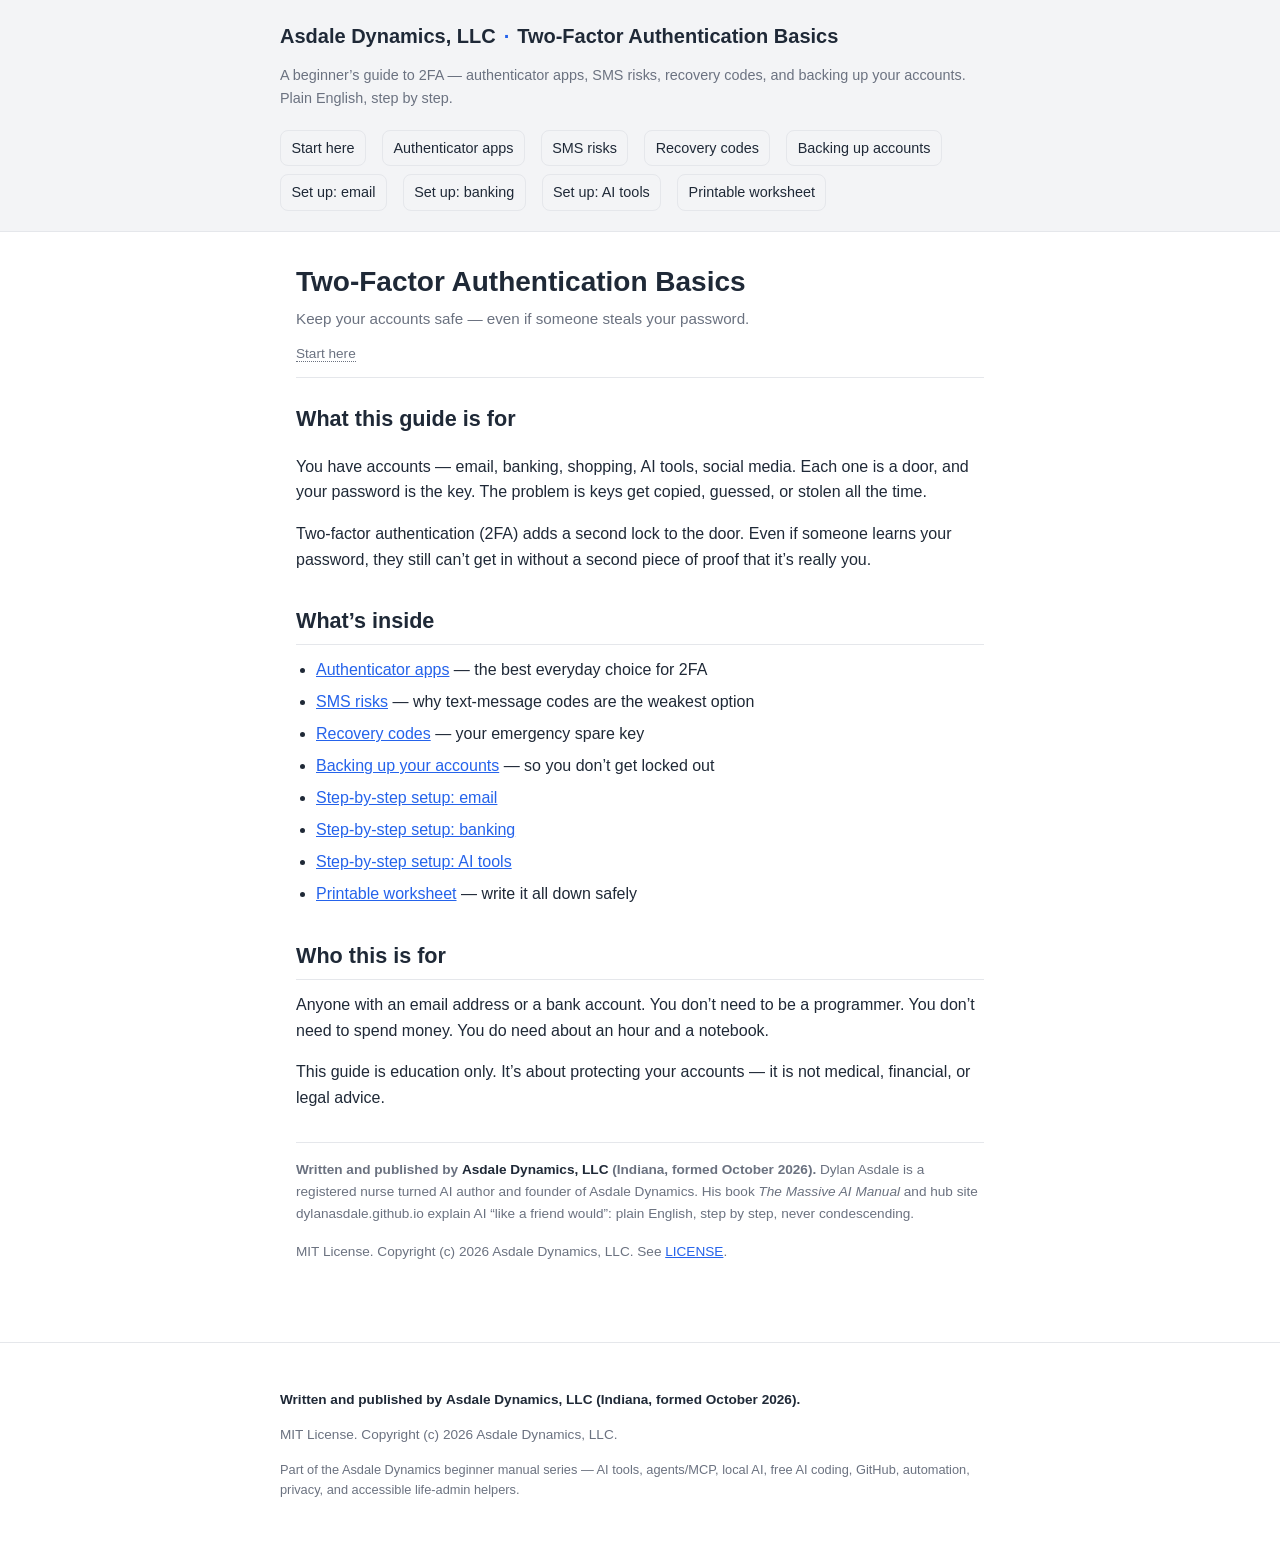
<file: site/index.html>
<!DOCTYPE html>
<html lang="en">
<head>
<meta charset="utf-8">
<meta name="viewport" content="width=device-width, initial-scale=1">
<title>Two-Factor Authentication Basics — Asdale Dynamics, LLC</title>
<meta name="description" content="A plain-English beginner's guide to two-factor authentication: authenticator apps, SMS risks, recovery codes, and backing up accounts. Step-by-step setup for email, banking, and AI tools, plus a printable worksheet.">
<link rel="stylesheet" href="style.css">
</head>
<body>

<header class="site-header">
  <div class="site-header-inner">
    <a href="index.html" class="brand">Asdale Dynamics, LLC <span class="mark">·</span> Two-Factor Authentication Basics</a>
    <p class="tagline">A beginner&rsquo;s guide to 2FA — authenticator apps, SMS risks, recovery codes, and backing up your accounts. Plain English, step by step.</p>
    <nav class="main-nav">
      <a href="index.html">Start here</a>
      <a href="02-authenticator-apps.html">Authenticator apps</a>
      <a href="03-sms-risks.html">SMS risks</a>
      <a href="04-recovery-codes.html">Recovery codes</a>
      <a href="05-backing-up-accounts.html">Backing up accounts</a>
      <a href="06-setup-email.html">Set up: email</a>
      <a href="07-setup-banking.html">Set up: banking</a>
      <a href="08-setup-ai-tools.html">Set up: AI tools</a>
      <a href="worksheet.html">Printable worksheet</a>
    </nav>
  </div>
</header>

<div class="wrapper">
  <article>
    <header class="page-header no-print">
      <h1 class="page-title">Two-Factor Authentication Basics</h1>
      <p class="page-subtitle">Keep your accounts safe — even if someone steals your password.</p>
      <p class="breadcrumbs"><a href="index.html">Start here</a></p>
    </header>

    <main>
      <h2>What this guide is for</h2>
      <p>You have accounts &mdash; email, banking, shopping, AI tools, social media. Each one is a door, and your password is the key. The problem is keys get copied, guessed, or stolen all the time.</p>
      <p>Two-factor authentication (2FA) adds a second lock to the door. Even if someone learns your password, they still can&rsquo;t get in without a second piece of proof that it&rsquo;s really you.</p>

      <h2>What&rsquo;s inside</h2>
      <ul>
        <li><a href="02-authenticator-apps.html">Authenticator apps</a> &mdash; the best everyday choice for 2FA</li>
        <li><a href="03-sms-risks.html">SMS risks</a> &mdash; why text-message codes are the weakest option</li>
        <li><a href="04-recovery-codes.html">Recovery codes</a> &mdash; your emergency spare key</li>
        <li><a href="05-backing-up-accounts.html">Backing up your accounts</a> &mdash; so you don&rsquo;t get locked out</li>
        <li><a href="06-setup-email.html">Step-by-step setup: email</a></li>
        <li><a href="07-setup-banking.html">Step-by-step setup: banking</a></li>
        <li><a href="08-setup-ai-tools.html">Step-by-step setup: AI tools</a></li>
        <li><a href="worksheet.html">Printable worksheet</a> &mdash; write it all down safely</li>
      </ul>

      <h2>Who this is for</h2>
      <p>Anyone with an email address or a bank account. You don&rsquo;t need to be a programmer. You don&rsquo;t need to spend money. You do need about an hour and a notebook.</p>
      <p>This guide is education only. It&rsquo;s about protecting your accounts &mdash; it is not medical, financial, or legal advice.</p>

      <div class="credit-block no-print" style="margin-top:2rem; padding-top:1rem; border-top:1px solid var(--line); font-size:0.85rem; color:var(--muted);">
        <p><strong>Written and published by <span class="credit">Asdale Dynamics, LLC</span> (Indiana, formed October 2026).</strong> Dylan Asdale is a registered nurse turned AI author and founder of Asdale Dynamics. His book <em>The Massive AI Manual</em> and hub site dylanasdale.github.io explain AI &ldquo;like a friend would&rdquo;: plain English, step by step, never condescending.</p>
        <p>MIT License. Copyright (c) 2026 Asdale Dynamics, LLC. See <a href="../LICENSE">LICENSE</a>.</p>
      </div>
    </main>
  </article>
</div>

<footer class="site-footer">
  <div class="site-footer-inner">
    <p class="credit">Written and published by <strong>Asdale Dynamics, LLC</strong> (Indiana, formed October 2026).</p>
    <p>MIT License. Copyright (c) 2026 Asdale Dynamics, LLC.</p>
    <p style="font-size:0.8rem;">Part of the Asdale Dynamics beginner manual series &mdash; AI tools, agents/MCP, local AI, free AI coding, GitHub, automation, privacy, and accessible life-admin helpers.</p>
  </div>
</footer>

</body>
</html>
</file>
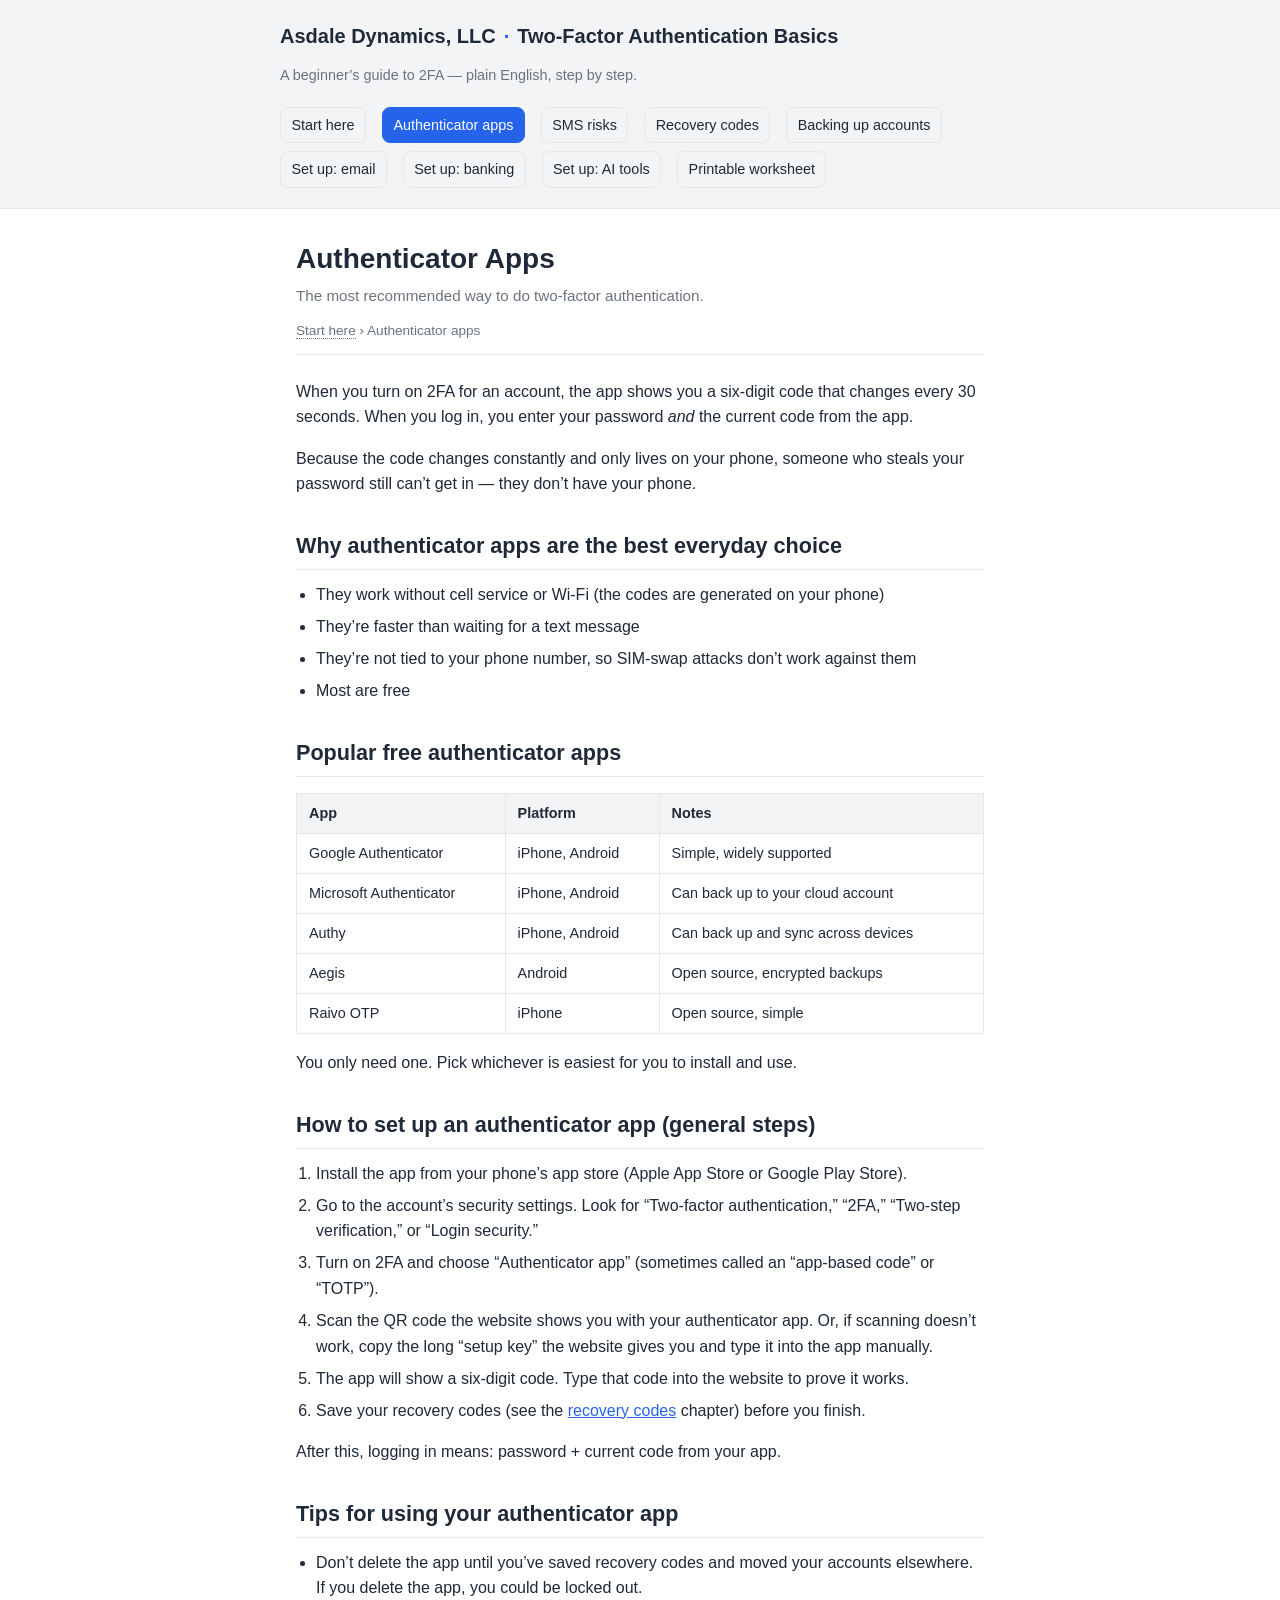
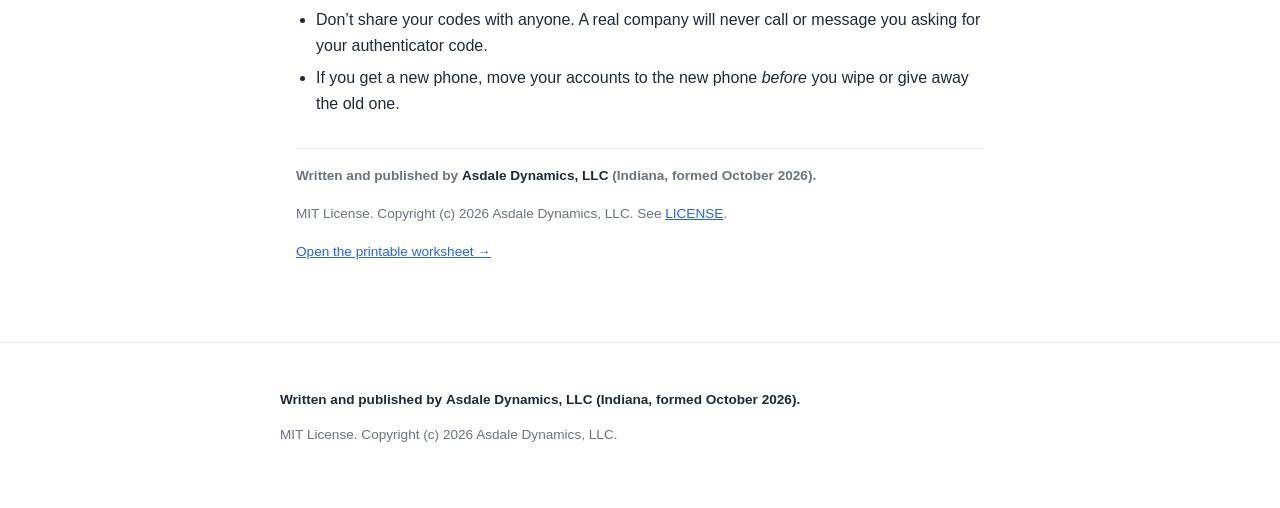
<file: site/02-authenticator-apps.html>
<!DOCTYPE html>
<html lang="en">
<head>
<meta charset="utf-8">
<meta name="viewport" content="width=device-width, initial-scale=1">
<title>Authenticator Apps — Two-Factor Authentication Basics</title>
<link rel="stylesheet" href="style.css">
</head>
<body>

<header class="site-header">
  <div class="site-header-inner">
    <a href="index.html" class="brand">Asdale Dynamics, LLC <span class="mark">·</span> Two-Factor Authentication Basics</a>
    <p class="tagline">A beginner&rsquo;s guide to 2FA &mdash; plain English, step by step.</p>
    <nav class="main-nav">
      <a href="index.html">Start here</a>
      <a href="02-authenticator-apps.html" class="active">Authenticator apps</a>
      <a href="03-sms-risks.html">SMS risks</a>
      <a href="04-recovery-codes.html">Recovery codes</a>
      <a href="05-backing-up-accounts.html">Backing up accounts</a>
      <a href="06-setup-email.html">Set up: email</a>
      <a href="07-setup-banking.html">Set up: banking</a>
      <a href="08-setup-ai-tools.html">Set up: AI tools</a>
      <a href="worksheet.html">Printable worksheet</a>
    </nav>
  </div>
</header>

<div class="wrapper">
  <article>
    <header class="page-header no-print">
      <h1 class="page-title">Authenticator Apps</h1>
      <p class="page-subtitle">The most recommended way to do two-factor authentication.</p>
      <p class="breadcrumbs"><a href="index.html">Start here</a> &rsaquo; Authenticator apps</p>
    </header>

    <main>
      <p>When you turn on 2FA for an account, the app shows you a six-digit code that changes every 30 seconds. When you log in, you enter your password <em>and</em> the current code from the app.</p>
      <p>Because the code changes constantly and only lives on your phone, someone who steals your password still can&rsquo;t get in &mdash; they don&rsquo;t have your phone.</p>

      <h2>Why authenticator apps are the best everyday choice</h2>
      <ul>
        <li>They work without cell service or Wi-Fi (the codes are generated on your phone)</li>
        <li>They&rsquo;re faster than waiting for a text message</li>
        <li>They&rsquo;re not tied to your phone number, so SIM-swap attacks don&rsquo;t work against them</li>
        <li>Most are free</li>
      </ul>

      <h2>Popular free authenticator apps</h2>
      <table>
        <thead>
          <tr><th>App</th><th>Platform</th><th>Notes</th></tr>
        </thead>
        <tbody>
          <tr><td>Google Authenticator</td><td>iPhone, Android</td><td>Simple, widely supported</td></tr>
          <tr><td>Microsoft Authenticator</td><td>iPhone, Android</td><td>Can back up to your cloud account</td></tr>
          <tr><td>Authy</td><td>iPhone, Android</td><td>Can back up and sync across devices</td></tr>
          <tr><td>Aegis</td><td>Android</td><td>Open source, encrypted backups</td></tr>
          <tr><td>Raivo OTP</td><td>iPhone</td><td>Open source, simple</td></tr>
        </tbody>
      </table>
      <p>You only need one. Pick whichever is easiest for you to install and use.</p>

      <h2>How to set up an authenticator app (general steps)</h2>
      <ol>
        <li>Install the app from your phone&rsquo;s app store (Apple App Store or Google Play Store).</li>
        <li>Go to the account&rsquo;s security settings. Look for &ldquo;Two-factor authentication,&rdquo; &ldquo;2FA,&rdquo; &ldquo;Two-step verification,&rdquo; or &ldquo;Login security.&rdquo;</li>
        <li>Turn on 2FA and choose &ldquo;Authenticator app&rdquo; (sometimes called an &ldquo;app-based code&rdquo; or &ldquo;TOTP&rdquo;).</li>
        <li>Scan the QR code the website shows you with your authenticator app. Or, if scanning doesn&rsquo;t work, copy the long &ldquo;setup key&rdquo; the website gives you and type it into the app manually.</li>
        <li>The app will show a six-digit code. Type that code into the website to prove it works.</li>
        <li>Save your recovery codes (see the <a href="04-recovery-codes.html">recovery codes</a> chapter) before you finish.</li>
      </ol>
      <p>After this, logging in means: password + current code from your app.</p>

      <h2>Tips for using your authenticator app</h2>
      <ul>
        <li>Don&rsquo;t delete the app until you&rsquo;ve saved recovery codes and moved your accounts elsewhere. If you delete the app, you could be locked out.</li>
        <li>Don&rsquo;t share your codes with anyone. A real company will never call or message you asking for your authenticator code.</li>
        <li>If you get a new phone, move your accounts to the new phone <em>before</em> you wipe or give away the old one.</li>
      </ul>

      <div class="credit-block no-print" style="margin-top:2rem; padding-top:1rem; border-top:1px solid var(--line); font-size:0.85rem; color:var(--muted);">
        <p><strong>Written and published by <span class="credit">Asdale Dynamics, LLC</span> (Indiana, formed October 2026).</strong></p>
        <p>MIT License. Copyright (c) 2026 Asdale Dynamics, LLC. See <a href="../LICENSE">LICENSE</a>.</p>
        <p><a href="worksheet.html">Open the printable worksheet &rarr;</a></p>
      </div>
    </main>
  </article>
</div>

<footer class="site-footer">
  <div class="site-footer-inner">
    <p class="credit">Written and published by <strong>Asdale Dynamics, LLC</strong> (Indiana, formed October 2026).</p>
    <p>MIT License. Copyright (c) 2026 Asdale Dynamics, LLC.</p>
  </div>
</footer>

</body>
</html>
</file>
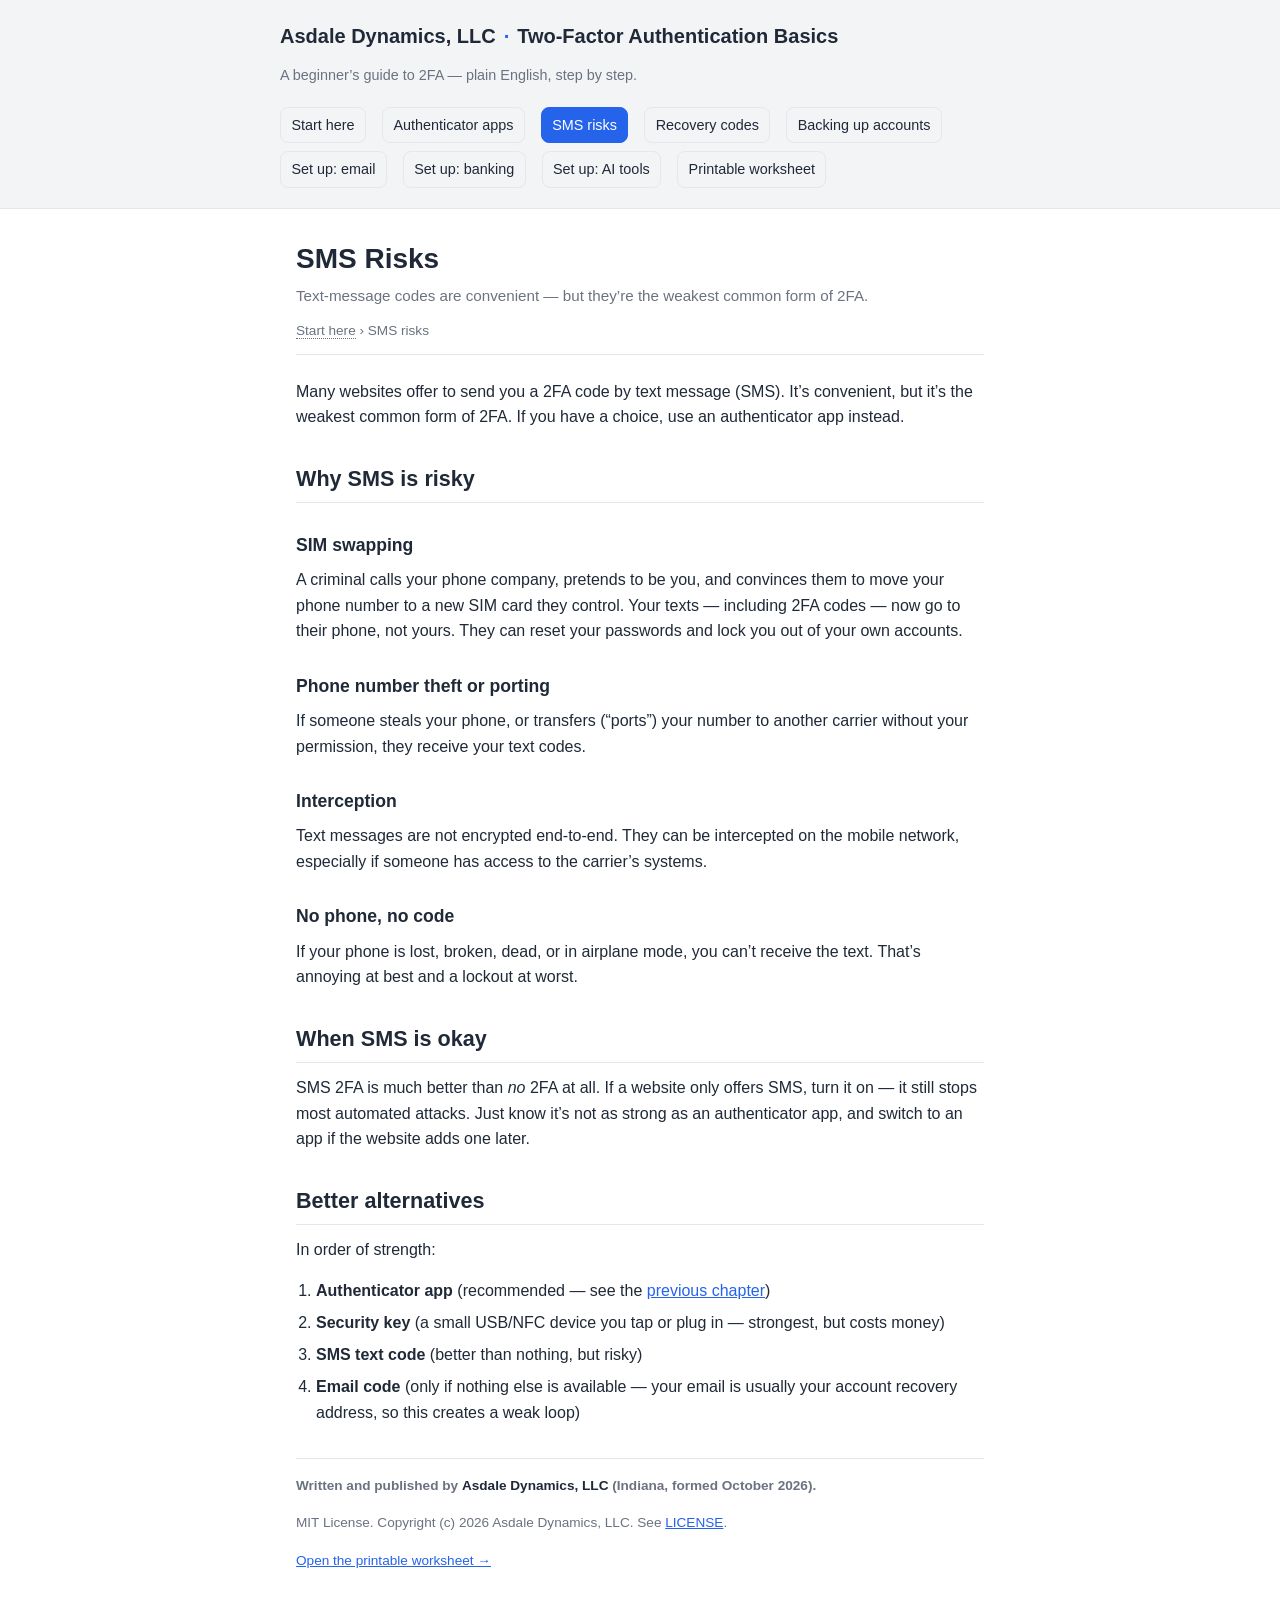
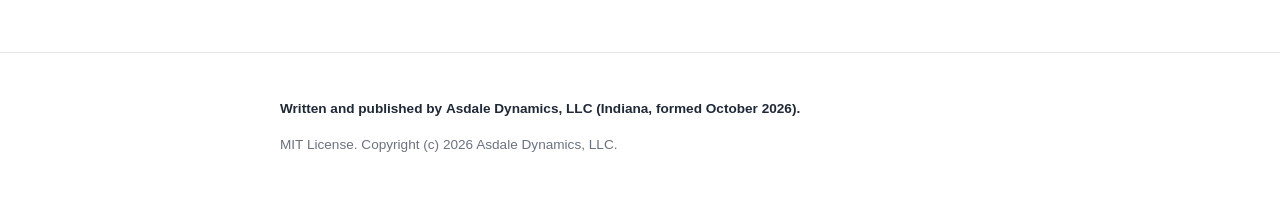
<file: site/03-sms-risks.html>
<!DOCTYPE html>
<html lang="en">
<head>
<meta charset="utf-8">
<meta name="viewport" content="width=device-width, initial-scale=1">
<title>SMS Risks — Two-Factor Authentication Basics</title>
<link rel="stylesheet" href="style.css">
</head>
<body>

<header class="site-header">
  <div class="site-header-inner">
    <a href="index.html" class="brand">Asdale Dynamics, LLC <span class="mark">·</span> Two-Factor Authentication Basics</a>
    <p class="tagline">A beginner&rsquo;s guide to 2FA &mdash; plain English, step by step.</p>
    <nav class="main-nav">
      <a href="index.html">Start here</a>
      <a href="02-authenticator-apps.html">Authenticator apps</a>
      <a href="03-sms-risks.html" class="active">SMS risks</a>
      <a href="04-recovery-codes.html">Recovery codes</a>
      <a href="05-backing-up-accounts.html">Backing up accounts</a>
      <a href="06-setup-email.html">Set up: email</a>
      <a href="07-setup-banking.html">Set up: banking</a>
      <a href="08-setup-ai-tools.html">Set up: AI tools</a>
      <a href="worksheet.html">Printable worksheet</a>
    </nav>
  </div>
</header>

<div class="wrapper">
  <article>
    <header class="page-header no-print">
      <h1 class="page-title">SMS Risks</h1>
      <p class="page-subtitle">Text-message codes are convenient &mdash; but they&rsquo;re the weakest common form of 2FA.</p>
      <p class="breadcrumbs"><a href="index.html">Start here</a> &rsaquo; SMS risks</p>
    </header>

    <main>
      <p>Many websites offer to send you a 2FA code by text message (SMS). It&rsquo;s convenient, but it&rsquo;s the weakest common form of 2FA. If you have a choice, use an authenticator app instead.</p>

      <h2>Why SMS is risky</h2>
      <h3>SIM swapping</h3>
      <p>A criminal calls your phone company, pretends to be you, and convinces them to move your phone number to a new SIM card they control. Your texts &mdash; including 2FA codes &mdash; now go to their phone, not yours. They can reset your passwords and lock you out of your own accounts.</p>

      <h3>Phone number theft or porting</h3>
      <p>If someone steals your phone, or transfers (&ldquo;ports&rdquo;) your number to another carrier without your permission, they receive your text codes.</p>

      <h3>Interception</h3>
      <p>Text messages are not encrypted end-to-end. They can be intercepted on the mobile network, especially if someone has access to the carrier&rsquo;s systems.</p>

      <h3>No phone, no code</h3>
      <p>If your phone is lost, broken, dead, or in airplane mode, you can&rsquo;t receive the text. That&rsquo;s annoying at best and a lockout at worst.</p>

      <h2>When SMS is okay</h2>
      <p>SMS 2FA is much better than <em>no</em> 2FA at all. If a website only offers SMS, turn it on &mdash; it still stops most automated attacks. Just know it&rsquo;s not as strong as an authenticator app, and switch to an app if the website adds one later.</p>

      <h2>Better alternatives</h2>
      <p>In order of strength:</p>
      <ol>
        <li><strong>Authenticator app</strong> (recommended &mdash; see the <a href="02-authenticator-apps.html">previous chapter</a>)</li>
        <li><strong>Security key</strong> (a small USB/NFC device you tap or plug in &mdash; strongest, but costs money)</li>
        <li><strong>SMS text code</strong> (better than nothing, but risky)</li>
        <li><strong>Email code</strong> (only if nothing else is available &mdash; your email is usually your account recovery address, so this creates a weak loop)</li>
      </ol>

      <div class="credit-block no-print" style="margin-top:2rem; padding-top:1rem; border-top:1px solid var(--line); font-size:0.85rem; color:var(--muted);">
        <p><strong>Written and published by <span class="credit">Asdale Dynamics, LLC</span> (Indiana, formed October 2026).</strong></p>
        <p>MIT License. Copyright (c) 2026 Asdale Dynamics, LLC. See <a href="../LICENSE">LICENSE</a>.</p>
        <p><a href="worksheet.html">Open the printable worksheet &rarr;</a></p>
      </div>
    </main>
  </article>
</div>

<footer class="site-footer">
  <div class="site-footer-inner">
    <p class="credit">Written and published by <strong>Asdale Dynamics, LLC</strong> (Indiana, formed October 2026).</p>
    <p>MIT License. Copyright (c) 2026 Asdale Dynamics, LLC.</p>
  </div>
</footer>

</body>
</html>
</file>
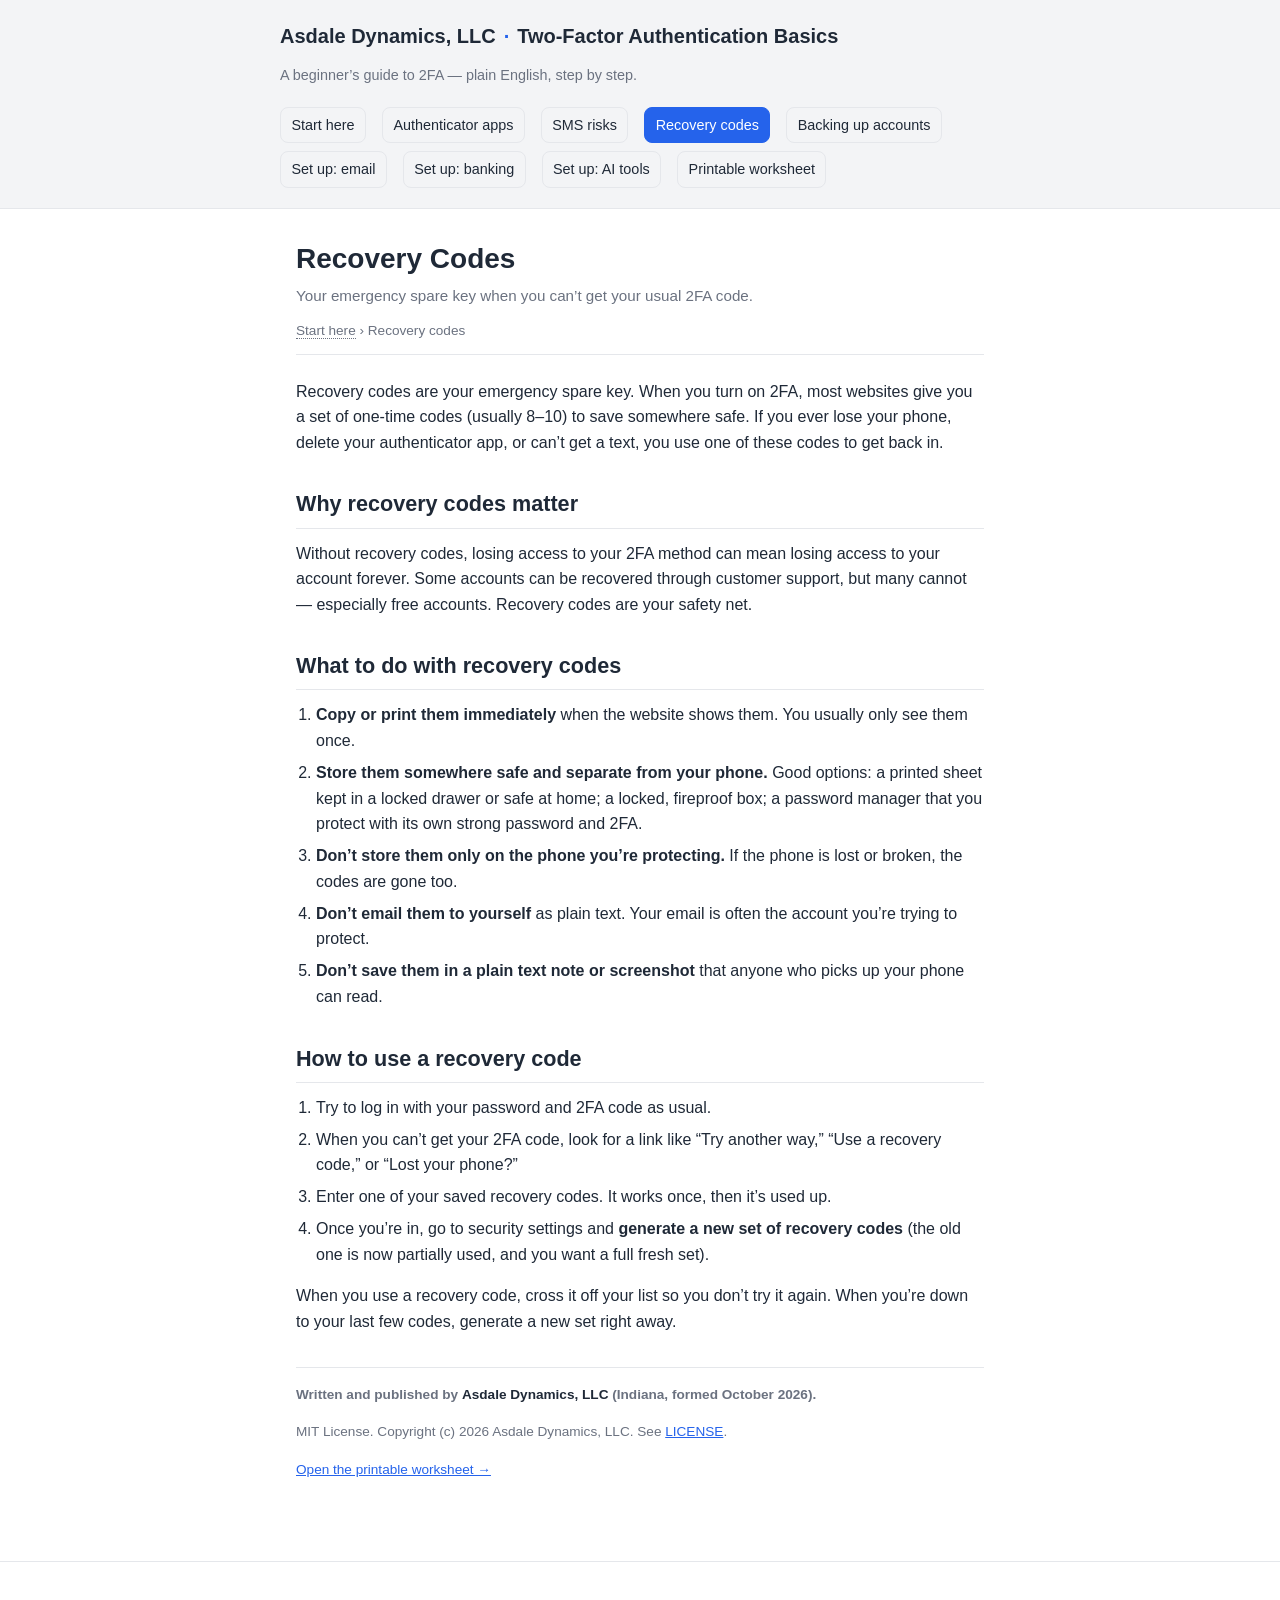
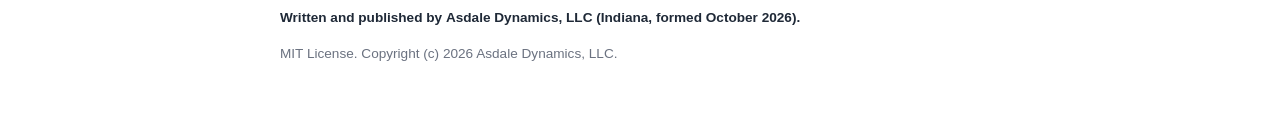
<file: site/04-recovery-codes.html>
<!DOCTYPE html>
<html lang="en">
<head>
<meta charset="utf-8">
<meta name="viewport" content="width=device-width, initial-scale=1">
<title>Recovery Codes — Two-Factor Authentication Basics</title>
<link rel="stylesheet" href="style.css">
</head>
<body>

<header class="site-header">
  <div class="site-header-inner">
    <a href="index.html" class="brand">Asdale Dynamics, LLC <span class="mark">·</span> Two-Factor Authentication Basics</a>
    <p class="tagline">A beginner&rsquo;s guide to 2FA &mdash; plain English, step by step.</p>
    <nav class="main-nav">
      <a href="index.html">Start here</a>
      <a href="02-authenticator-apps.html">Authenticator apps</a>
      <a href="03-sms-risks.html">SMS risks</a>
      <a href="04-recovery-codes.html" class="active">Recovery codes</a>
      <a href="05-backing-up-accounts.html">Backing up accounts</a>
      <a href="06-setup-email.html">Set up: email</a>
      <a href="07-setup-banking.html">Set up: banking</a>
      <a href="08-setup-ai-tools.html">Set up: AI tools</a>
      <a href="worksheet.html">Printable worksheet</a>
    </nav>
  </div>
</header>

<div class="wrapper">
  <article>
    <header class="page-header no-print">
      <h1 class="page-title">Recovery Codes</h1>
      <p class="page-subtitle">Your emergency spare key when you can&rsquo;t get your usual 2FA code.</p>
      <p class="breadcrumbs"><a href="index.html">Start here</a> &rsaquo; Recovery codes</p>
    </header>

    <main>
      <p>Recovery codes are your emergency spare key. When you turn on 2FA, most websites give you a set of one-time codes (usually 8&ndash;10) to save somewhere safe. If you ever lose your phone, delete your authenticator app, or can&rsquo;t get a text, you use one of these codes to get back in.</p>

      <h2>Why recovery codes matter</h2>
      <p>Without recovery codes, losing access to your 2FA method can mean losing access to your account forever. Some accounts can be recovered through customer support, but many cannot &mdash; especially free accounts. Recovery codes are your safety net.</p>

      <h2>What to do with recovery codes</h2>
      <ol>
        <li><strong>Copy or print them immediately</strong> when the website shows them. You usually only see them once.</li>
        <li><strong>Store them somewhere safe and separate from your phone.</strong> Good options: a printed sheet kept in a locked drawer or safe at home; a locked, fireproof box; a password manager that you protect with its own strong password and 2FA.</li>
        <li><strong>Don&rsquo;t store them only on the phone you&rsquo;re protecting.</strong> If the phone is lost or broken, the codes are gone too.</li>
        <li><strong>Don&rsquo;t email them to yourself</strong> as plain text. Your email is often the account you&rsquo;re trying to protect.</li>
        <li><strong>Don&rsquo;t save them in a plain text note or screenshot</strong> that anyone who picks up your phone can read.</li>
      </ol>

      <h2>How to use a recovery code</h2>
      <ol>
        <li>Try to log in with your password and 2FA code as usual.</li>
        <li>When you can&rsquo;t get your 2FA code, look for a link like &ldquo;Try another way,&rdquo; &ldquo;Use a recovery code,&rdquo; or &ldquo;Lost your phone?&rdquo;</li>
        <li>Enter one of your saved recovery codes. It works once, then it&rsquo;s used up.</li>
        <li>Once you&rsquo;re in, go to security settings and <strong>generate a new set of recovery codes</strong> (the old one is now partially used, and you want a full fresh set).</li>
      </ol>

      <p>When you use a recovery code, cross it off your list so you don&rsquo;t try it again. When you&rsquo;re down to your last few codes, generate a new set right away.</p>

      <div class="credit-block no-print" style="margin-top:2rem; padding-top:1rem; border-top:1px solid var(--line); font-size:0.85rem; color:var(--muted);">
        <p><strong>Written and published by <span class="credit">Asdale Dynamics, LLC</span> (Indiana, formed October 2026).</strong></p>
        <p>MIT License. Copyright (c) 2026 Asdale Dynamics, LLC. See <a href="../LICENSE">LICENSE</a>.</p>
        <p><a href="worksheet.html">Open the printable worksheet &rarr;</a></p>
      </div>
    </main>
  </article>
</div>

<footer class="site-footer">
  <div class="site-footer-inner">
    <p class="credit">Written and published by <strong>Asdale Dynamics, LLC</strong> (Indiana, formed October 2026).</p>
    <p>MIT License. Copyright (c) 2026 Asdale Dynamics, LLC.</p>
  </div>
</footer>

</body>
</html>
</file>
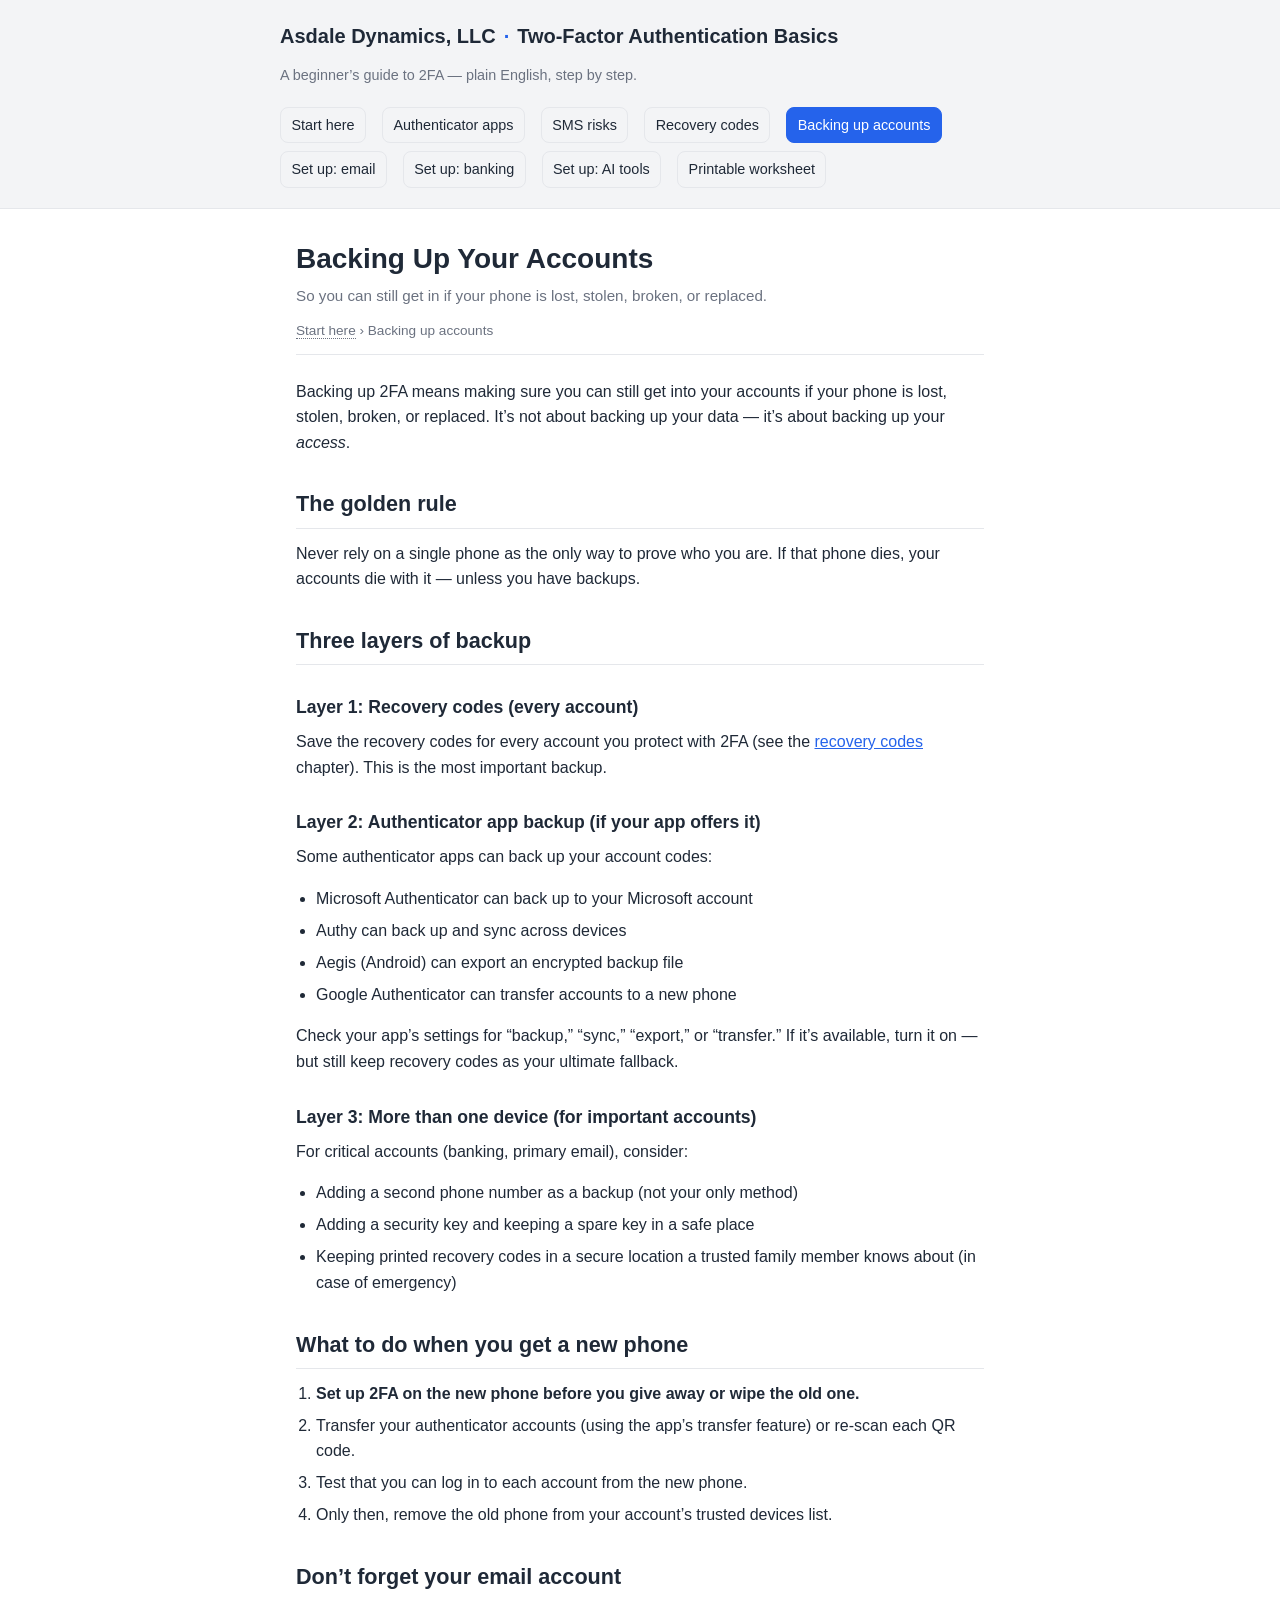
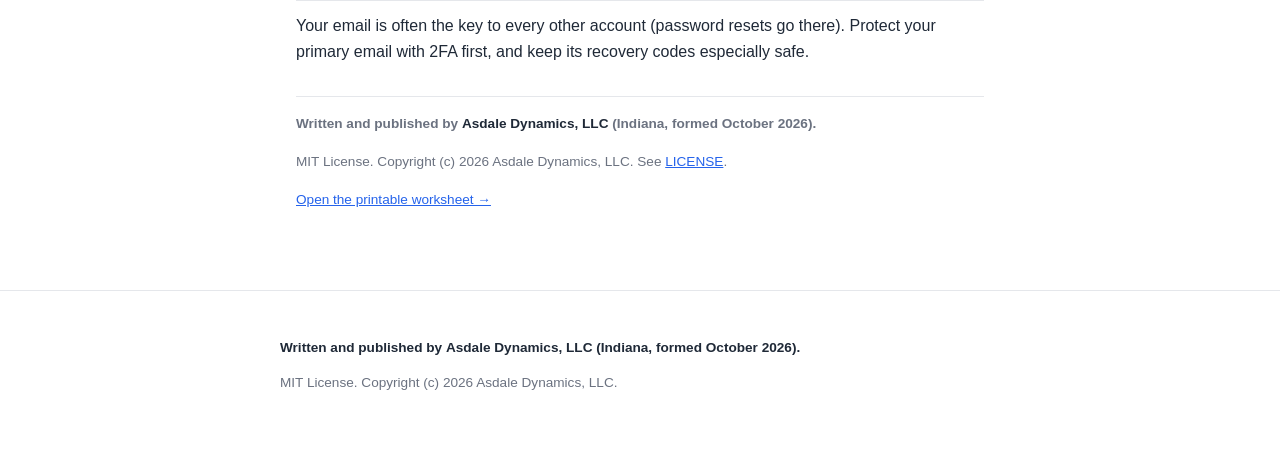
<file: site/05-backing-up-accounts.html>
<!DOCTYPE html>
<html lang="en">
<head>
<meta charset="utf-8">
<meta name="viewport" content="width=device-width, initial-scale=1">
<title>Backing Up Your Accounts — Two-Factor Authentication Basics</title>
<link rel="stylesheet" href="style.css">
</head>
<body>

<header class="site-header">
  <div class="site-header-inner">
    <a href="index.html" class="brand">Asdale Dynamics, LLC <span class="mark">·</span> Two-Factor Authentication Basics</a>
    <p class="tagline">A beginner&rsquo;s guide to 2FA &mdash; plain English, step by step.</p>
    <nav class="main-nav">
      <a href="index.html">Start here</a>
      <a href="02-authenticator-apps.html">Authenticator apps</a>
      <a href="03-sms-risks.html">SMS risks</a>
      <a href="04-recovery-codes.html">Recovery codes</a>
      <a href="05-backing-up-accounts.html" class="active">Backing up accounts</a>
      <a href="06-setup-email.html">Set up: email</a>
      <a href="07-setup-banking.html">Set up: banking</a>
      <a href="08-setup-ai-tools.html">Set up: AI tools</a>
      <a href="worksheet.html">Printable worksheet</a>
    </nav>
  </div>
</header>

<div class="wrapper">
  <article>
    <header class="page-header no-print">
      <h1 class="page-title">Backing Up Your Accounts</h1>
      <p class="page-subtitle">So you can still get in if your phone is lost, stolen, broken, or replaced.</p>
      <p class="breadcrumbs"><a href="index.html">Start here</a> &rsaquo; Backing up accounts</p>
    </header>

    <main>
      <p>Backing up 2FA means making sure you can still get into your accounts if your phone is lost, stolen, broken, or replaced. It&rsquo;s not about backing up your data &mdash; it&rsquo;s about backing up your <em>access</em>.</p>

      <h2>The golden rule</h2>
      <p>Never rely on a single phone as the only way to prove who you are. If that phone dies, your accounts die with it &mdash; unless you have backups.</p>

      <h2>Three layers of backup</h2>
      <h3>Layer 1: Recovery codes (every account)</h3>
      <p>Save the recovery codes for every account you protect with 2FA (see the <a href="04-recovery-codes.html">recovery codes</a> chapter). This is the most important backup.</p>

      <h3>Layer 2: Authenticator app backup (if your app offers it)</h3>
      <p>Some authenticator apps can back up your account codes:</p>
      <ul>
        <li>Microsoft Authenticator can back up to your Microsoft account</li>
        <li>Authy can back up and sync across devices</li>
        <li>Aegis (Android) can export an encrypted backup file</li>
        <li>Google Authenticator can transfer accounts to a new phone</li>
      </ul>
      <p>Check your app&rsquo;s settings for &ldquo;backup,&rdquo; &ldquo;sync,&rdquo; &ldquo;export,&rdquo; or &ldquo;transfer.&rdquo; If it&rsquo;s available, turn it on &mdash; but still keep recovery codes as your ultimate fallback.</p>

      <h3>Layer 3: More than one device (for important accounts)</h3>
      <p>For critical accounts (banking, primary email), consider:</p>
      <ul>
        <li>Adding a second phone number as a backup (not your only method)</li>
        <li>Adding a security key and keeping a spare key in a safe place</li>
        <li>Keeping printed recovery codes in a secure location a trusted family member knows about (in case of emergency)</li>
      </ul>

      <h2>What to do when you get a new phone</h2>
      <ol>
        <li><strong>Set up 2FA on the new phone before you give away or wipe the old one.</strong></li>
        <li>Transfer your authenticator accounts (using the app&rsquo;s transfer feature) or re-scan each QR code.</li>
        <li>Test that you can log in to each account from the new phone.</li>
        <li>Only then, remove the old phone from your account&rsquo;s trusted devices list.</li>
      </ol>

      <h2>Don&rsquo;t forget your email account</h2>
      <p>Your email is often the key to every other account (password resets go there). Protect your primary email with 2FA first, and keep its recovery codes especially safe.</p>

      <div class="credit-block no-print" style="margin-top:2rem; padding-top:1rem; border-top:1px solid var(--line); font-size:0.85rem; color:var(--muted);">
        <p><strong>Written and published by <span class="credit">Asdale Dynamics, LLC</span> (Indiana, formed October 2026).</strong></p>
        <p>MIT License. Copyright (c) 2026 Asdale Dynamics, LLC. See <a href="../LICENSE">LICENSE</a>.</p>
        <p><a href="worksheet.html">Open the printable worksheet &rarr;</a></p>
      </div>
    </main>
  </article>
</div>

<footer class="site-footer">
  <div class="site-footer-inner">
    <p class="credit">Written and published by <strong>Asdale Dynamics, LLC</strong> (Indiana, formed October 2026).</p>
    <p>MIT License. Copyright (c) 2026 Asdale Dynamics, LLC.</p>
  </div>
</footer>

</body>
</html>
</file>
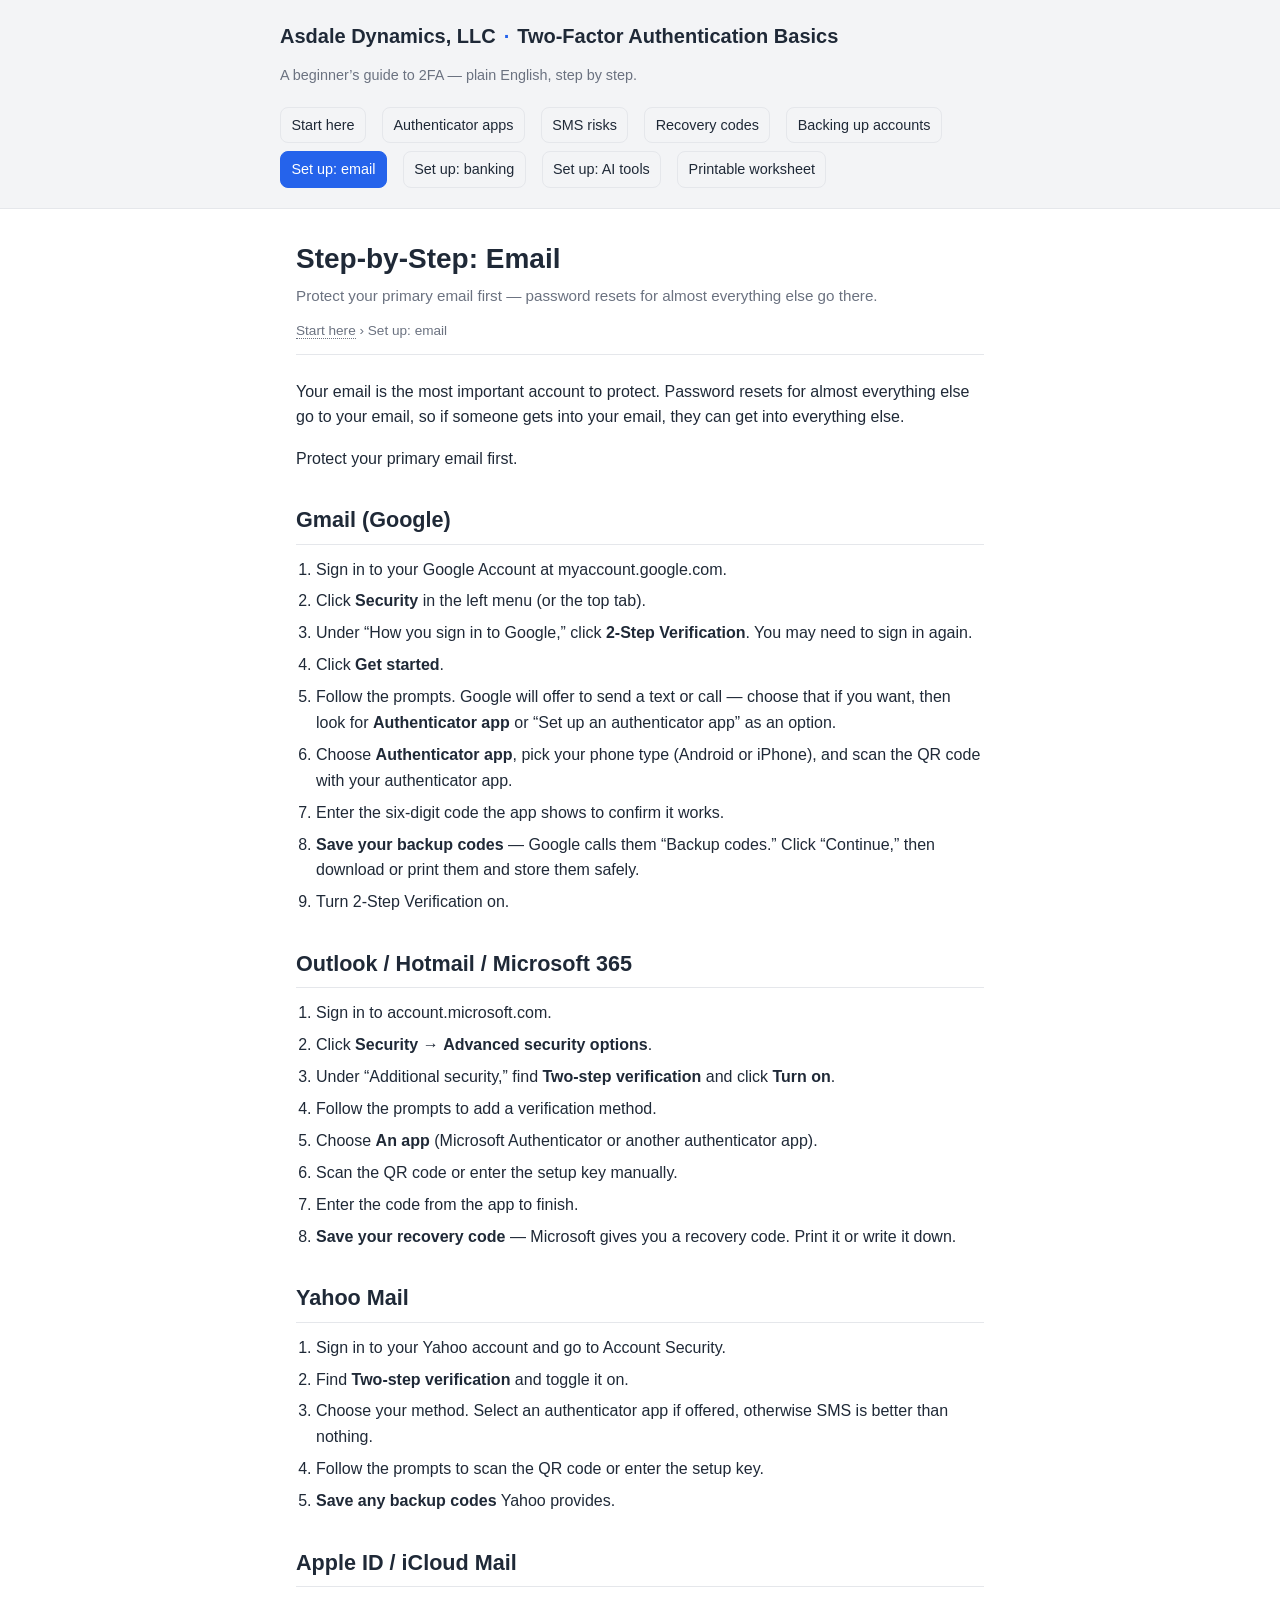
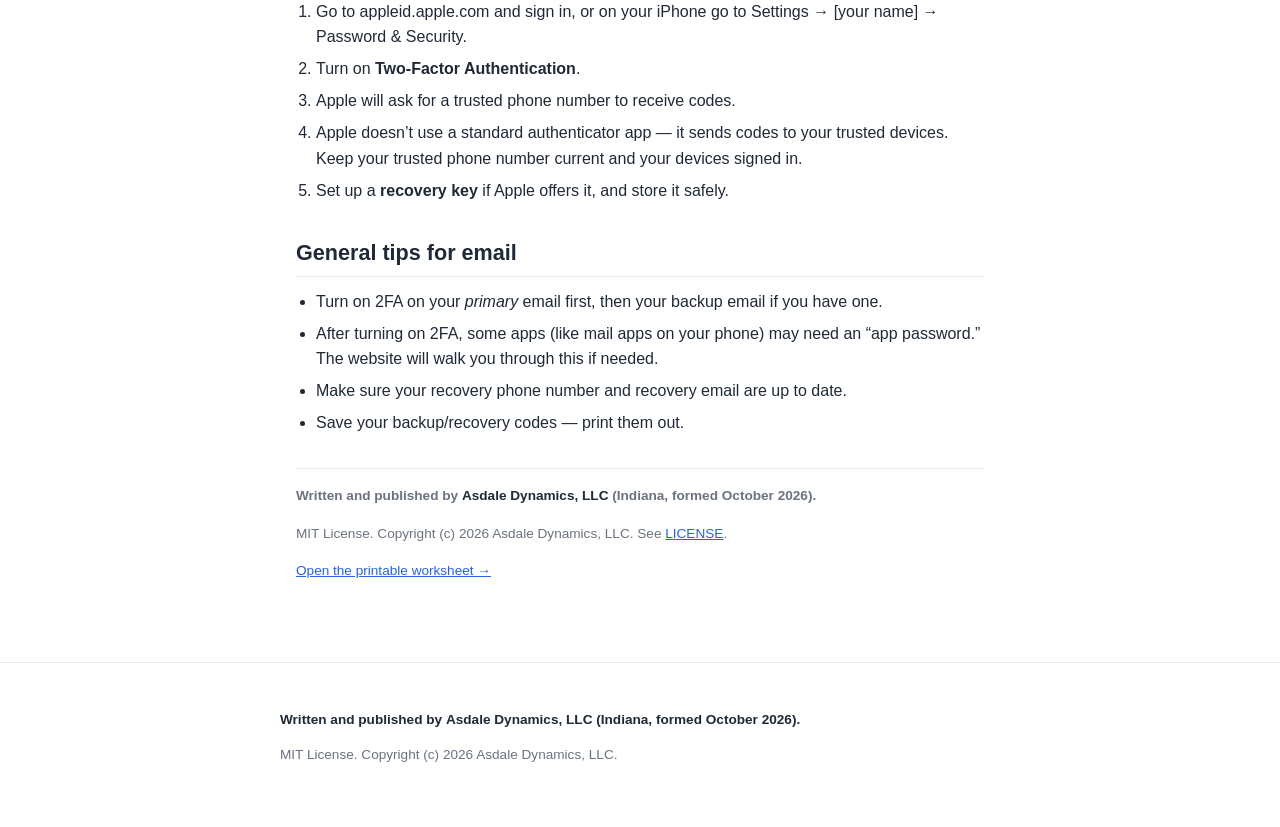
<file: site/06-setup-email.html>
<!DOCTYPE html>
<html lang="en">
<head>
<meta charset="utf-8">
<meta name="viewport" content="width=device-width, initial-scale=1">
<title>Set Up: Email — Two-Factor Authentication Basics</title>
<link rel="stylesheet" href="style.css">
</head>
<body>

<header class="site-header">
  <div class="site-header-inner">
    <a href="index.html" class="brand">Asdale Dynamics, LLC <span class="mark">·</span> Two-Factor Authentication Basics</a>
    <p class="tagline">A beginner&rsquo;s guide to 2FA &mdash; plain English, step by step.</p>
    <nav class="main-nav">
      <a href="index.html">Start here</a>
      <a href="02-authenticator-apps.html">Authenticator apps</a>
      <a href="03-sms-risks.html">SMS risks</a>
      <a href="04-recovery-codes.html">Recovery codes</a>
      <a href="05-backing-up-accounts.html">Backing up accounts</a>
      <a href="06-setup-email.html" class="active">Set up: email</a>
      <a href="07-setup-banking.html">Set up: banking</a>
      <a href="08-setup-ai-tools.html">Set up: AI tools</a>
      <a href="worksheet.html">Printable worksheet</a>
    </nav>
  </div>
</header>

<div class="wrapper">
  <article>
    <header class="page-header no-print">
      <h1 class="page-title">Step-by-Step: Email</h1>
      <p class="page-subtitle">Protect your primary email first &mdash; password resets for almost everything else go there.</p>
      <p class="breadcrumbs"><a href="index.html">Start here</a> &rsaquo; Set up: email</p>
    </header>

    <main>
      <p>Your email is the most important account to protect. Password resets for almost everything else go to your email, so if someone gets into your email, they can get into everything else.</p>
      <p>Protect your primary email first.</p>

      <h2>Gmail (Google)</h2>
      <ol>
        <li>Sign in to your Google Account at myaccount.google.com.</li>
        <li>Click <strong>Security</strong> in the left menu (or the top tab).</li>
        <li>Under &ldquo;How you sign in to Google,&rdquo; click <strong>2-Step Verification</strong>. You may need to sign in again.</li>
        <li>Click <strong>Get started</strong>.</li>
        <li>Follow the prompts. Google will offer to send a text or call &mdash; choose that if you want, then look for <strong>Authenticator app</strong> or &ldquo;Set up an authenticator app&rdquo; as an option.</li>
        <li>Choose <strong>Authenticator app</strong>, pick your phone type (Android or iPhone), and scan the QR code with your authenticator app.</li>
        <li>Enter the six-digit code the app shows to confirm it works.</li>
        <li><strong>Save your backup codes</strong> &mdash; Google calls them &ldquo;Backup codes.&rdquo; Click &ldquo;Continue,&rdquo; then download or print them and store them safely.</li>
        <li>Turn 2-Step Verification on.</li>
      </ol>

      <h2>Outlook / Hotmail / Microsoft 365</h2>
      <ol>
        <li>Sign in to account.microsoft.com.</li>
        <li>Click <strong>Security</strong> &rarr; <strong>Advanced security options</strong>.</li>
        <li>Under &ldquo;Additional security,&rdquo; find <strong>Two-step verification</strong> and click <strong>Turn on</strong>.</li>
        <li>Follow the prompts to add a verification method.</li>
        <li>Choose <strong>An app</strong> (Microsoft Authenticator or another authenticator app).</li>
        <li>Scan the QR code or enter the setup key manually.</li>
        <li>Enter the code from the app to finish.</li>
        <li><strong>Save your recovery code</strong> &mdash; Microsoft gives you a recovery code. Print it or write it down.</li>
      </ol>

      <h2>Yahoo Mail</h2>
      <ol>
        <li>Sign in to your Yahoo account and go to Account Security.</li>
        <li>Find <strong>Two-step verification</strong> and toggle it on.</li>
        <li>Choose your method. Select an authenticator app if offered, otherwise SMS is better than nothing.</li>
        <li>Follow the prompts to scan the QR code or enter the setup key.</li>
        <li><strong>Save any backup codes</strong> Yahoo provides.</li>
      </ol>

      <h2>Apple ID / iCloud Mail</h2>
      <ol>
        <li>Go to appleid.apple.com and sign in, or on your iPhone go to Settings &rarr; [your name] &rarr; Password &amp; Security.</li>
        <li>Turn on <strong>Two-Factor Authentication</strong>.</li>
        <li>Apple will ask for a trusted phone number to receive codes.</li>
        <li>Apple doesn&rsquo;t use a standard authenticator app &mdash; it sends codes to your trusted devices. Keep your trusted phone number current and your devices signed in.</li>
        <li>Set up a <strong>recovery key</strong> if Apple offers it, and store it safely.</li>
      </ol>

      <h2>General tips for email</h2>
      <ul>
        <li>Turn on 2FA on your <em>primary</em> email first, then your backup email if you have one.</li>
        <li>After turning on 2FA, some apps (like mail apps on your phone) may need an &ldquo;app password.&rdquo; The website will walk you through this if needed.</li>
        <li>Make sure your recovery phone number and recovery email are up to date.</li>
        <li>Save your backup/recovery codes &mdash; print them out.</li>
      </ul>

      <div class="credit-block no-print" style="margin-top:2rem; padding-top:1rem; border-top:1px solid var(--line); font-size:0.85rem; color:var(--muted);">
        <p><strong>Written and published by <span class="credit">Asdale Dynamics, LLC</span> (Indiana, formed October 2026).</strong></p>
        <p>MIT License. Copyright (c) 2026 Asdale Dynamics, LLC. See <a href="../LICENSE">LICENSE</a>.</p>
        <p><a href="worksheet.html">Open the printable worksheet &rarr;</a></p>
      </div>
    </main>
  </article>
</div>

<footer class="site-footer">
  <div class="site-footer-inner">
    <p class="credit">Written and published by <strong>Asdale Dynamics, LLC</strong> (Indiana, formed October 2026).</p>
    <p>MIT License. Copyright (c) 2026 Asdale Dynamics, LLC.</p>
  </div>
</footer>

</body>
</html>
</file>
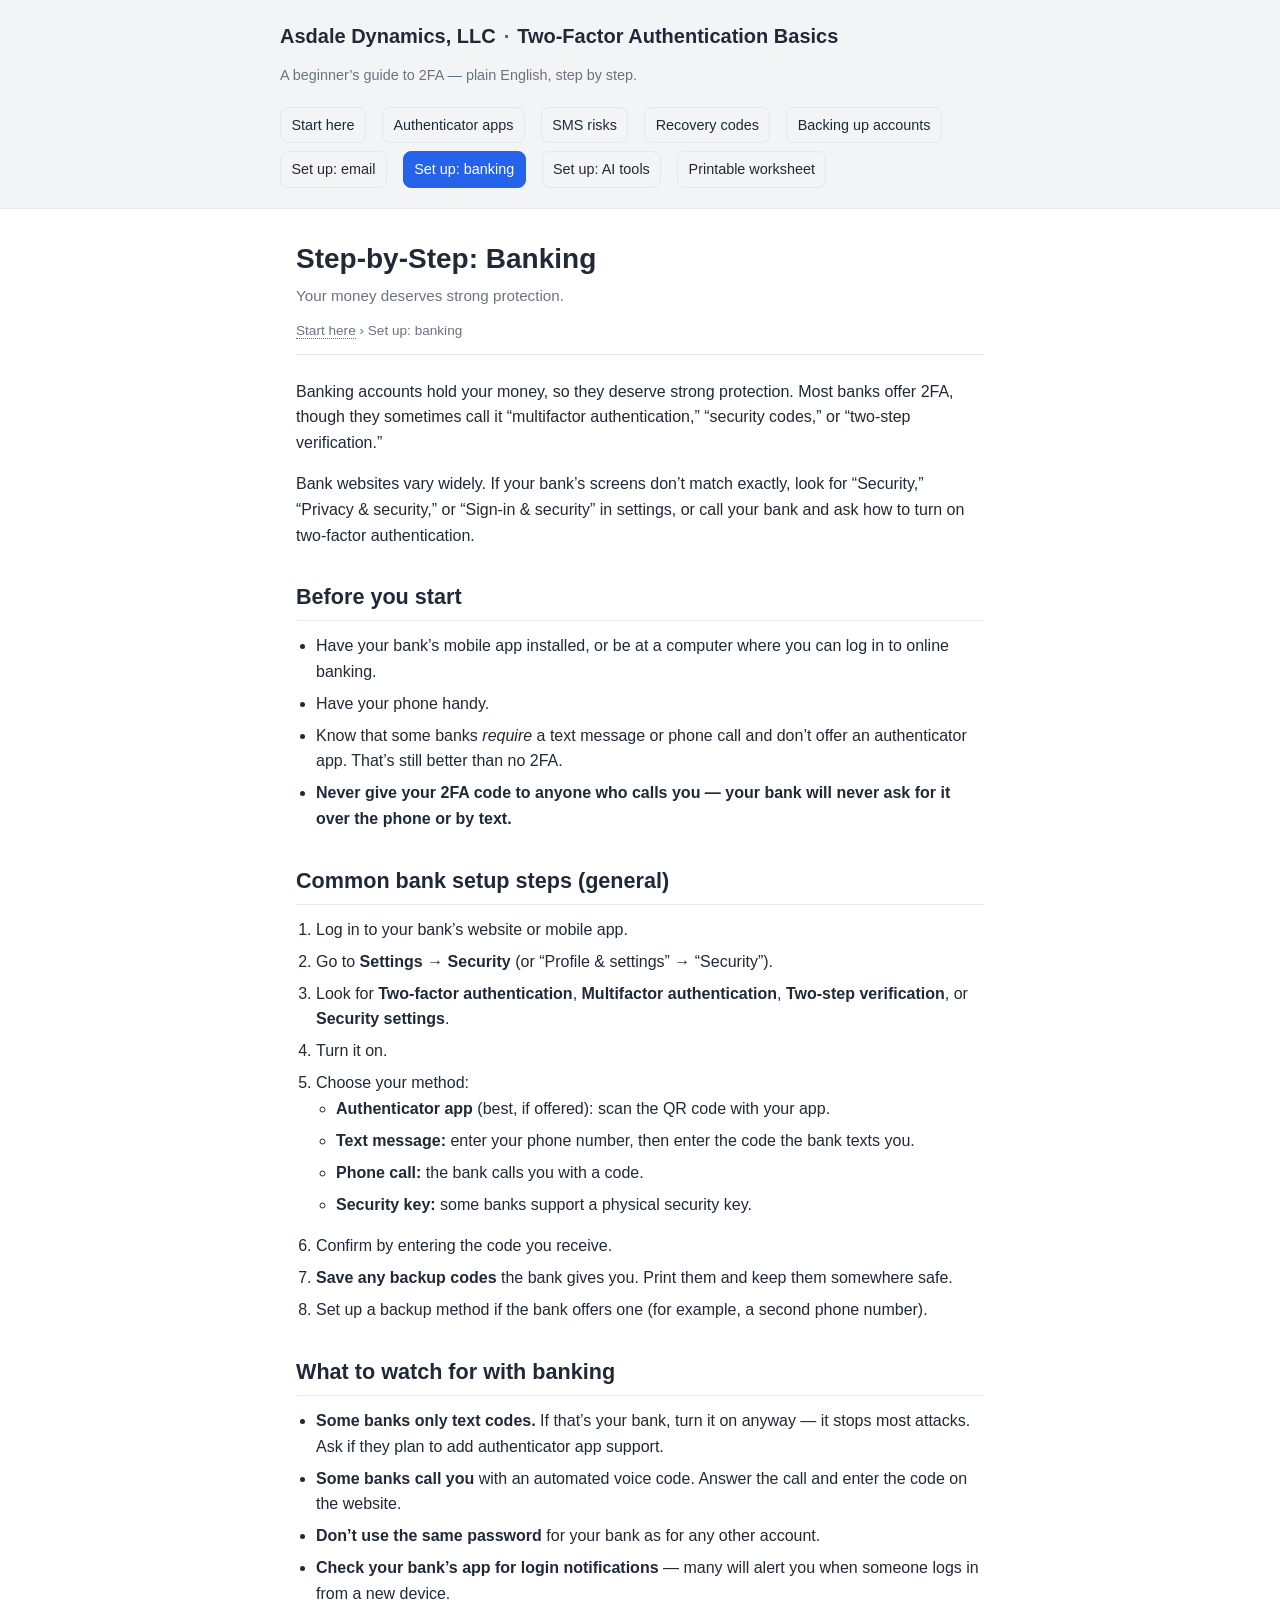
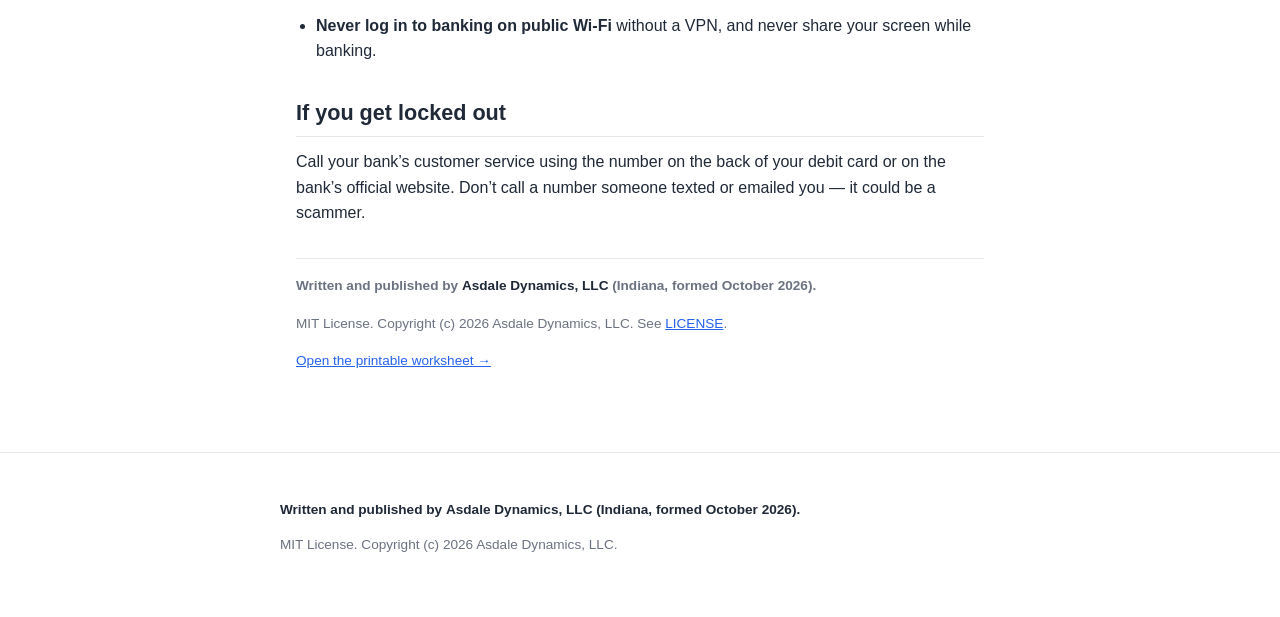
<file: site/07-setup-banking.html>
<!DOCTYPE html>
<html lang="en">
<head>
<meta charset="utf-8">
<meta name="viewport" content="width=device-width, initial-scale=1">
<title>Set Up: Banking — Two-Factor Authentication Basics</title>
<link rel="stylesheet" href="style.css">
</head>
<body>

<header class="site-header">
  <div class="site-header-inner">
    <a href="index.html" class="brand">Asdale Dynamics, LLC <span class="mark">·</span> Two-Factor Authentication Basics</a>
    <p class="tagline">A beginner&rsquo;s guide to 2FA &mdash; plain English, step by step.</p>
    <nav class="main-nav">
      <a href="index.html">Start here</a>
      <a href="02-authenticator-apps.html">Authenticator apps</a>
      <a href="03-sms-risks.html">SMS risks</a>
      <a href="04-recovery-codes.html">Recovery codes</a>
      <a href="05-backing-up-accounts.html">Backing up accounts</a>
      <a href="06-setup-email.html">Set up: email</a>
      <a href="07-setup-banking.html" class="active">Set up: banking</a>
      <a href="08-setup-ai-tools.html">Set up: AI tools</a>
      <a href="worksheet.html">Printable worksheet</a>
    </nav>
  </div>
</header>

<div class="wrapper">
  <article>
    <header class="page-header no-print">
      <h1 class="page-title">Step-by-Step: Banking</h1>
      <p class="page-subtitle">Your money deserves strong protection.</p>
      <p class="breadcrumbs"><a href="index.html">Start here</a> &rsaquo; Set up: banking</p>
    </header>

    <main>
      <p>Banking accounts hold your money, so they deserve strong protection. Most banks offer 2FA, though they sometimes call it &ldquo;multifactor authentication,&rdquo; &ldquo;security codes,&rdquo; or &ldquo;two-step verification.&rdquo;</p>
      <p>Bank websites vary widely. If your bank&rsquo;s screens don&rsquo;t match exactly, look for &ldquo;Security,&rdquo; &ldquo;Privacy &amp; security,&rdquo; or &ldquo;Sign-in &amp; security&rdquo; in settings, or call your bank and ask how to turn on two-factor authentication.</p>

      <h2>Before you start</h2>
      <ul>
        <li>Have your bank&rsquo;s mobile app installed, or be at a computer where you can log in to online banking.</li>
        <li>Have your phone handy.</li>
        <li>Know that some banks <em>require</em> a text message or phone call and don&rsquo;t offer an authenticator app. That&rsquo;s still better than no 2FA.</li>
        <li><strong>Never give your 2FA code to anyone who calls you &mdash; your bank will never ask for it over the phone or by text.</strong></li>
      </ul>

      <h2>Common bank setup steps (general)</h2>
      <ol>
        <li>Log in to your bank&rsquo;s website or mobile app.</li>
        <li>Go to <strong>Settings</strong> &rarr; <strong>Security</strong> (or &ldquo;Profile &amp; settings&rdquo; &rarr; &ldquo;Security&rdquo;).</li>
        <li>Look for <strong>Two-factor authentication</strong>, <strong>Multifactor authentication</strong>, <strong>Two-step verification</strong>, or <strong>Security settings</strong>.</li>
        <li>Turn it on.</li>
        <li>Choose your method:
          <ul>
            <li><strong>Authenticator app</strong> (best, if offered): scan the QR code with your app.</li>
            <li><strong>Text message:</strong> enter your phone number, then enter the code the bank texts you.</li>
            <li><strong>Phone call:</strong> the bank calls you with a code.</li>
            <li><strong>Security key:</strong> some banks support a physical security key.</li>
          </ul>
        </li>
        <li>Confirm by entering the code you receive.</li>
        <li><strong>Save any backup codes</strong> the bank gives you. Print them and keep them somewhere safe.</li>
        <li>Set up a backup method if the bank offers one (for example, a second phone number).</li>
      </ol>

      <h2>What to watch for with banking</h2>
      <ul>
        <li><strong>Some banks only text codes.</strong> If that&rsquo;s your bank, turn it on anyway &mdash; it stops most attacks. Ask if they plan to add authenticator app support.</li>
        <li><strong>Some banks call you</strong> with an automated voice code. Answer the call and enter the code on the website.</li>
        <li><strong>Don&rsquo;t use the same password</strong> for your bank as for any other account.</li>
        <li><strong>Check your bank&rsquo;s app for login notifications</strong> &mdash; many will alert you when someone logs in from a new device.</li>
        <li><strong>Never log in to banking on public Wi-Fi</strong> without a VPN, and never share your screen while banking.</li>
      </ul>

      <h2>If you get locked out</h2>
      <p>Call your bank&rsquo;s customer service using the number on the back of your debit card or on the bank&rsquo;s official website. Don&rsquo;t call a number someone texted or emailed you &mdash; it could be a scammer.</p>

      <div class="credit-block no-print" style="margin-top:2rem; padding-top:1rem; border-top:1px solid var(--line); font-size:0.85rem; color:var(--muted);">
        <p><strong>Written and published by <span class="credit">Asdale Dynamics, LLC</span> (Indiana, formed October 2026).</strong></p>
        <p>MIT License. Copyright (c) 2026 Asdale Dynamics, LLC. See <a href="../LICENSE">LICENSE</a>.</p>
        <p><a href="worksheet.html">Open the printable worksheet &rarr;</a></p>
      </div>
    </main>
  </article>
</div>

<footer class="site-footer">
  <div class="site-footer-inner">
    <p class="credit">Written and published by <strong>Asdale Dynamics, LLC</strong> (Indiana, formed October 2026).</p>
    <p>MIT License. Copyright (c) 2026 Asdale Dynamics, LLC.</p>
  </div>
</footer>

</body>
</html>
</file>
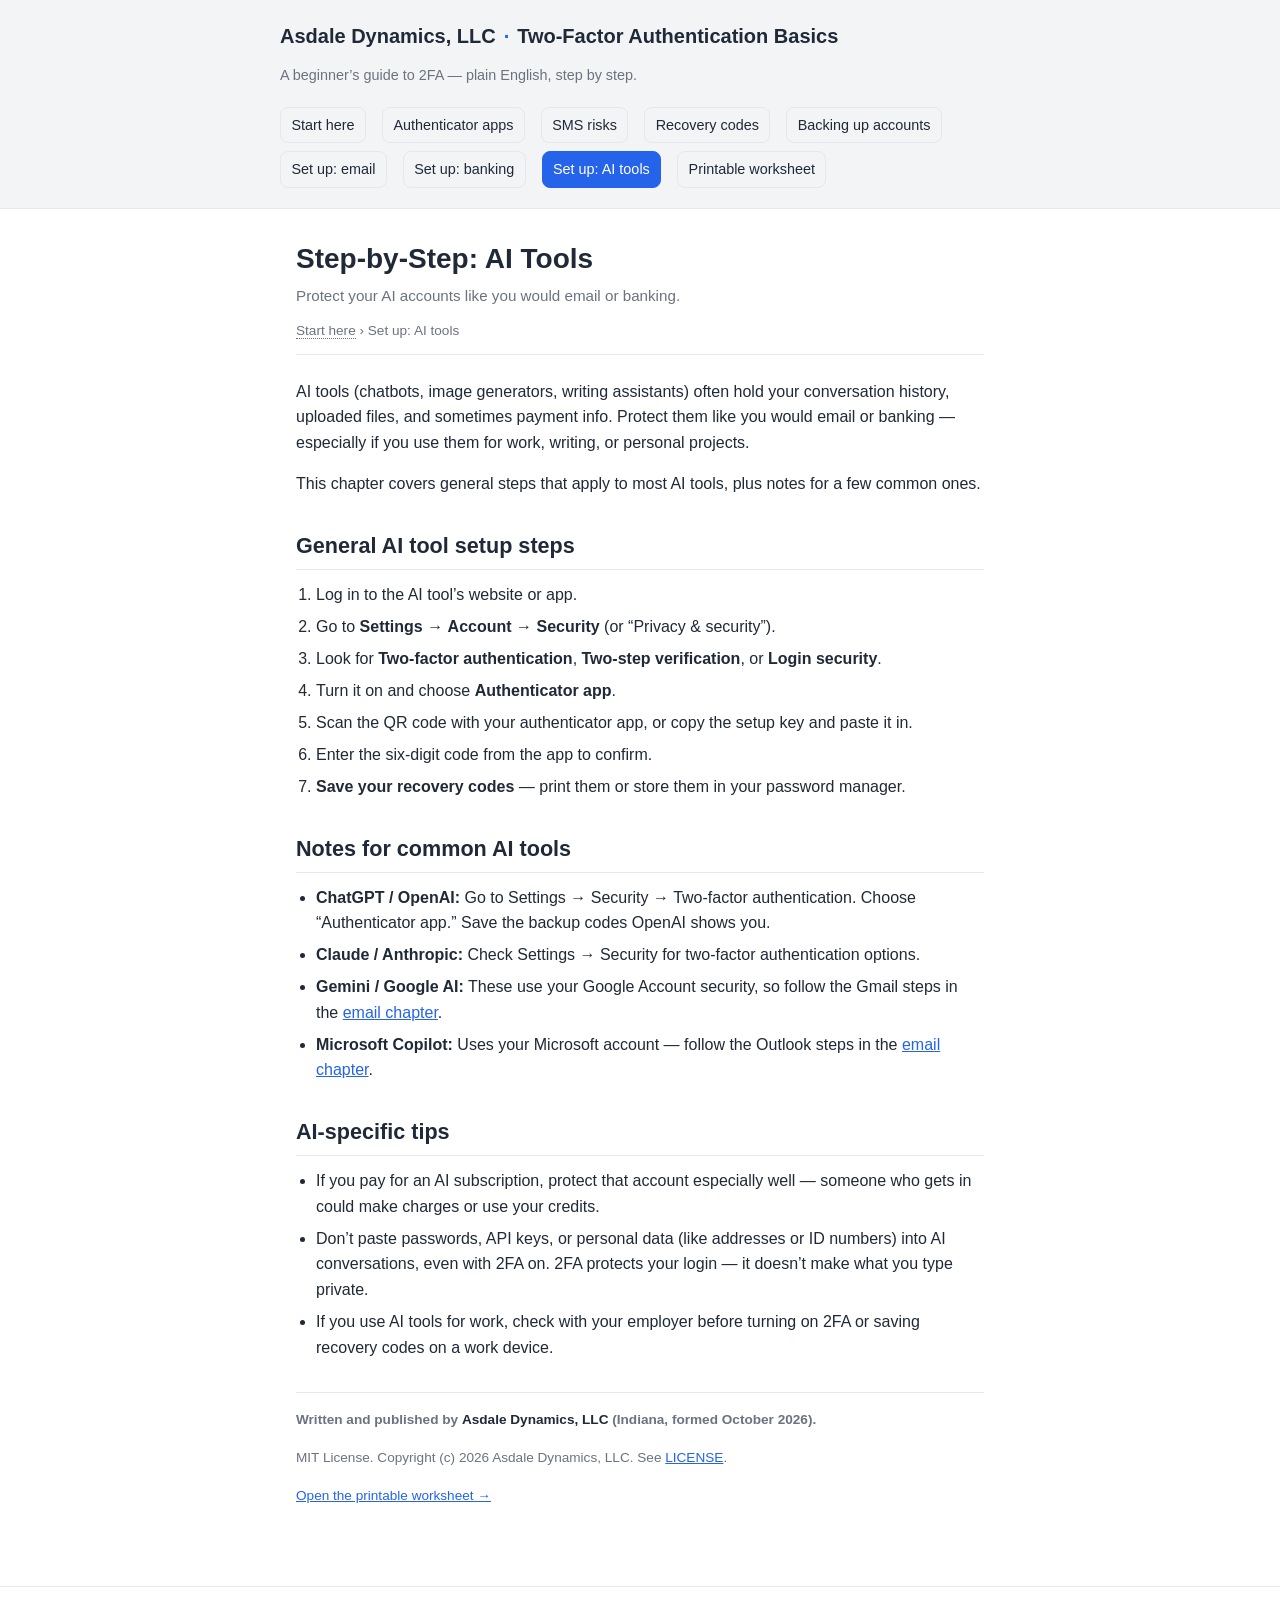
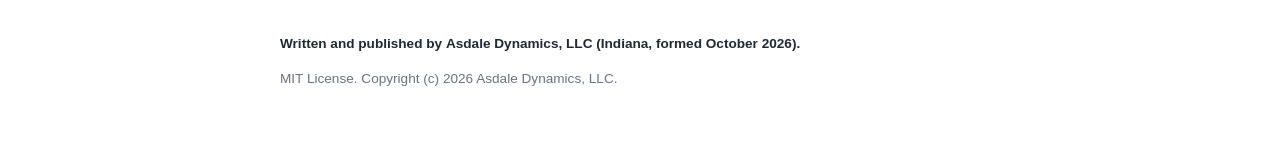
<file: site/08-setup-ai-tools.html>
<!DOCTYPE html>
<html lang="en">
<head>
<meta charset="utf-8">
<meta name="viewport" content="width=device-width, initial-scale=1">
<title>Set Up: AI Tools — Two-Factor Authentication Basics</title>
<link rel="stylesheet" href="style.css">
</head>
<body>

<header class="site-header">
  <div class="site-header-inner">
    <a href="index.html" class="brand">Asdale Dynamics, LLC <span class="mark">·</span> Two-Factor Authentication Basics</a>
    <p class="tagline">A beginner&rsquo;s guide to 2FA &mdash; plain English, step by step.</p>
    <nav class="main-nav">
      <a href="index.html">Start here</a>
      <a href="02-authenticator-apps.html">Authenticator apps</a>
      <a href="03-sms-risks.html">SMS risks</a>
      <a href="04-recovery-codes.html">Recovery codes</a>
      <a href="05-backing-up-accounts.html">Backing up accounts</a>
      <a href="06-setup-email.html">Set up: email</a>
      <a href="07-setup-banking.html">Set up: banking</a>
      <a href="08-setup-ai-tools.html" class="active">Set up: AI tools</a>
      <a href="worksheet.html">Printable worksheet</a>
    </nav>
  </div>
</header>

<div class="wrapper">
  <article>
    <header class="page-header no-print">
      <h1 class="page-title">Step-by-Step: AI Tools</h1>
      <p class="page-subtitle">Protect your AI accounts like you would email or banking.</p>
      <p class="breadcrumbs"><a href="index.html">Start here</a> &rsaquo; Set up: AI tools</p>
    </header>

    <main>
      <p>AI tools (chatbots, image generators, writing assistants) often hold your conversation history, uploaded files, and sometimes payment info. Protect them like you would email or banking &mdash; especially if you use them for work, writing, or personal projects.</p>
      <p>This chapter covers general steps that apply to most AI tools, plus notes for a few common ones.</p>

      <h2>General AI tool setup steps</h2>
      <ol>
        <li>Log in to the AI tool&rsquo;s website or app.</li>
        <li>Go to <strong>Settings</strong> &rarr; <strong>Account</strong> &rarr; <strong>Security</strong> (or &ldquo;Privacy &amp; security&rdquo;).</li>
        <li>Look for <strong>Two-factor authentication</strong>, <strong>Two-step verification</strong>, or <strong>Login security</strong>.</li>
        <li>Turn it on and choose <strong>Authenticator app</strong>.</li>
        <li>Scan the QR code with your authenticator app, or copy the setup key and paste it in.</li>
        <li>Enter the six-digit code from the app to confirm.</li>
        <li><strong>Save your recovery codes</strong> &mdash; print them or store them in your password manager.</li>
      </ol>

      <h2>Notes for common AI tools</h2>
      <ul>
        <li><strong>ChatGPT / OpenAI:</strong> Go to Settings &rarr; Security &rarr; Two-factor authentication. Choose &ldquo;Authenticator app.&rdquo; Save the backup codes OpenAI shows you.</li>
        <li><strong>Claude / Anthropic:</strong> Check Settings &rarr; Security for two-factor authentication options.</li>
        <li><strong>Gemini / Google AI:</strong> These use your Google Account security, so follow the Gmail steps in the <a href="06-setup-email.html">email chapter</a>.</li>
        <li><strong>Microsoft Copilot:</strong> Uses your Microsoft account &mdash; follow the Outlook steps in the <a href="06-setup-email.html">email chapter</a>.</li>
      </ul>

      <h2>AI-specific tips</h2>
      <ul>
        <li>If you pay for an AI subscription, protect that account especially well &mdash; someone who gets in could make charges or use your credits.</li>
        <li>Don&rsquo;t paste passwords, API keys, or personal data (like addresses or ID numbers) into AI conversations, even with 2FA on. 2FA protects your login &mdash; it doesn&rsquo;t make what you type private.</li>
        <li>If you use AI tools for work, check with your employer before turning on 2FA or saving recovery codes on a work device.</li>
      </ul>

      <div class="credit-block no-print" style="margin-top:2rem; padding-top:1rem; border-top:1px solid var(--line); font-size:0.85rem; color:var(--muted);">
        <p><strong>Written and published by <span class="credit">Asdale Dynamics, LLC</span> (Indiana, formed October 2026).</strong></p>
        <p>MIT License. Copyright (c) 2026 Asdale Dynamics, LLC. See <a href="../LICENSE">LICENSE</a>.</p>
        <p><a href="worksheet.html">Open the printable worksheet &rarr;</a></p>
      </div>
    </main>
  </article>
</div>

<footer class="site-footer">
  <div class="site-footer-inner">
    <p class="credit">Written and published by <strong>Asdale Dynamics, LLC</strong> (Indiana, formed October 2026).</p>
    <p>MIT License. Copyright (c) 2026 Asdale Dynamics, LLC.</p>
  </div>
</footer>

</body>
</html>
</file>
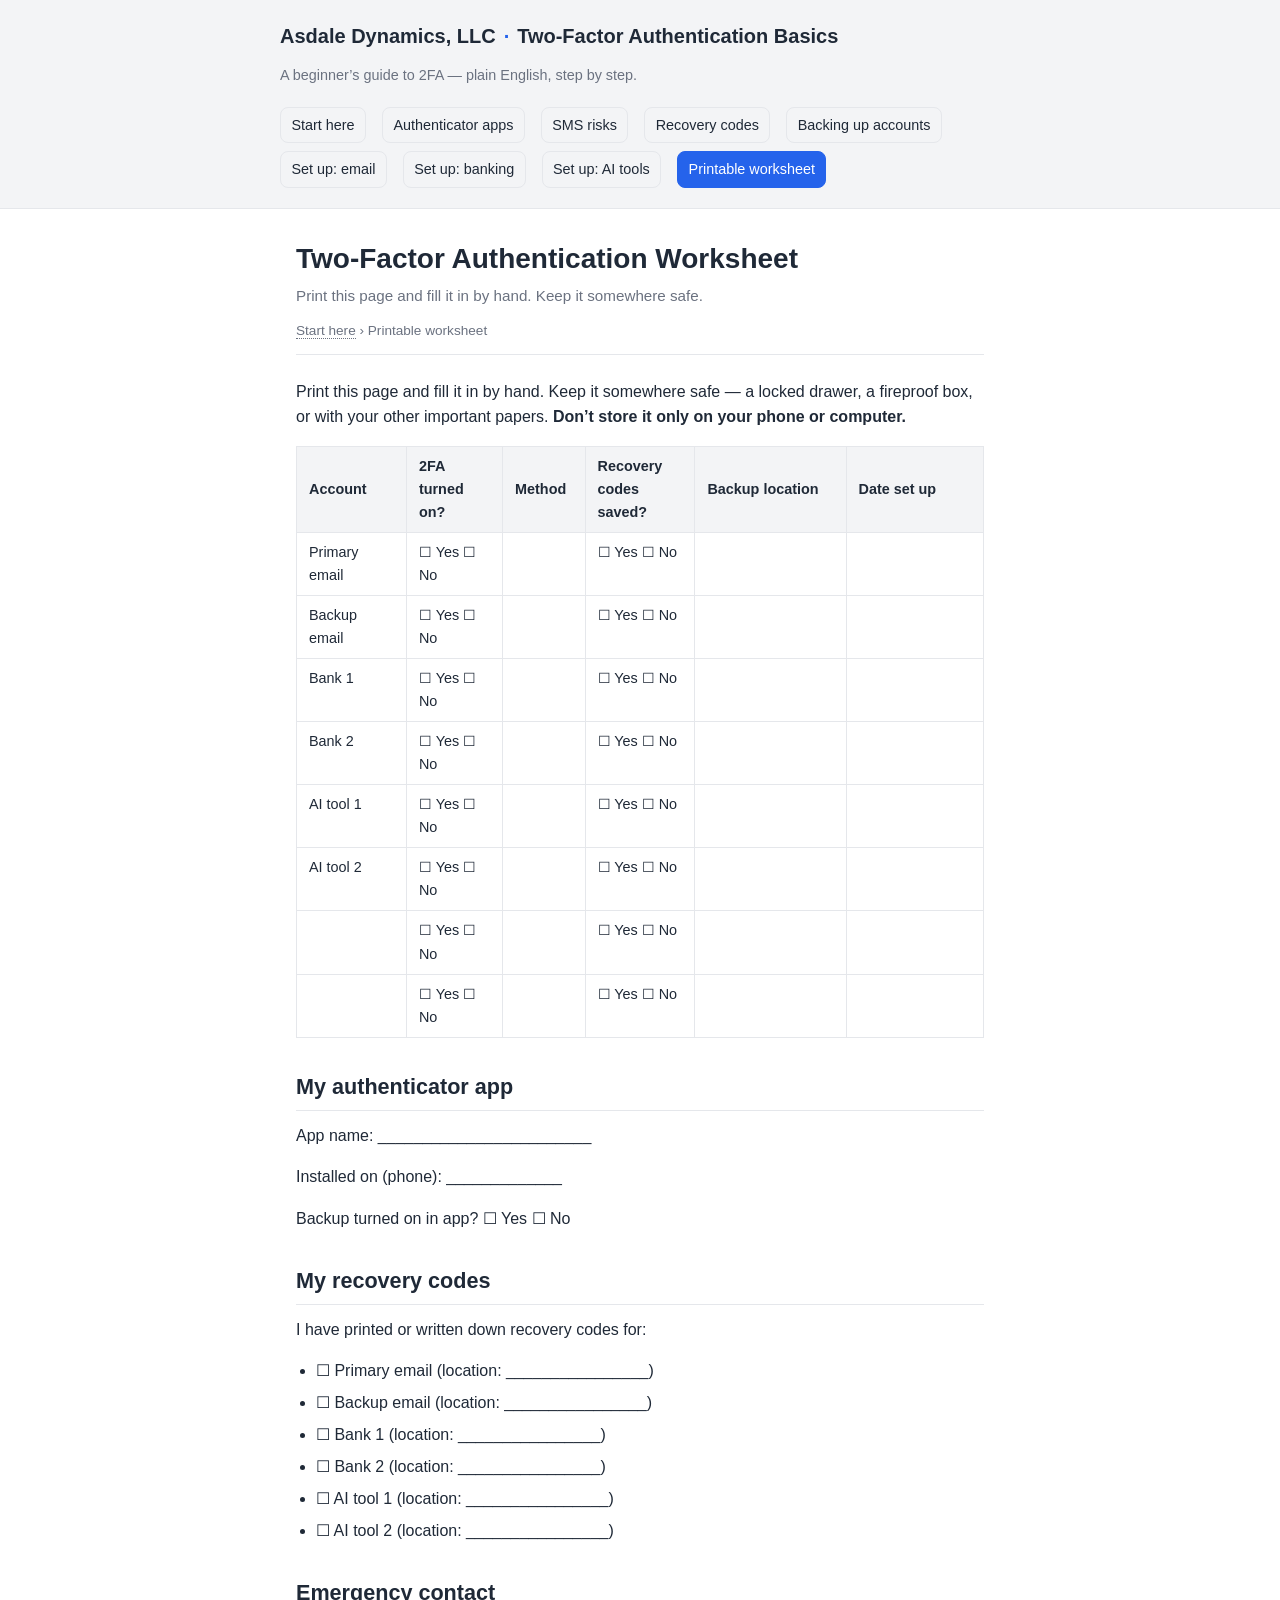
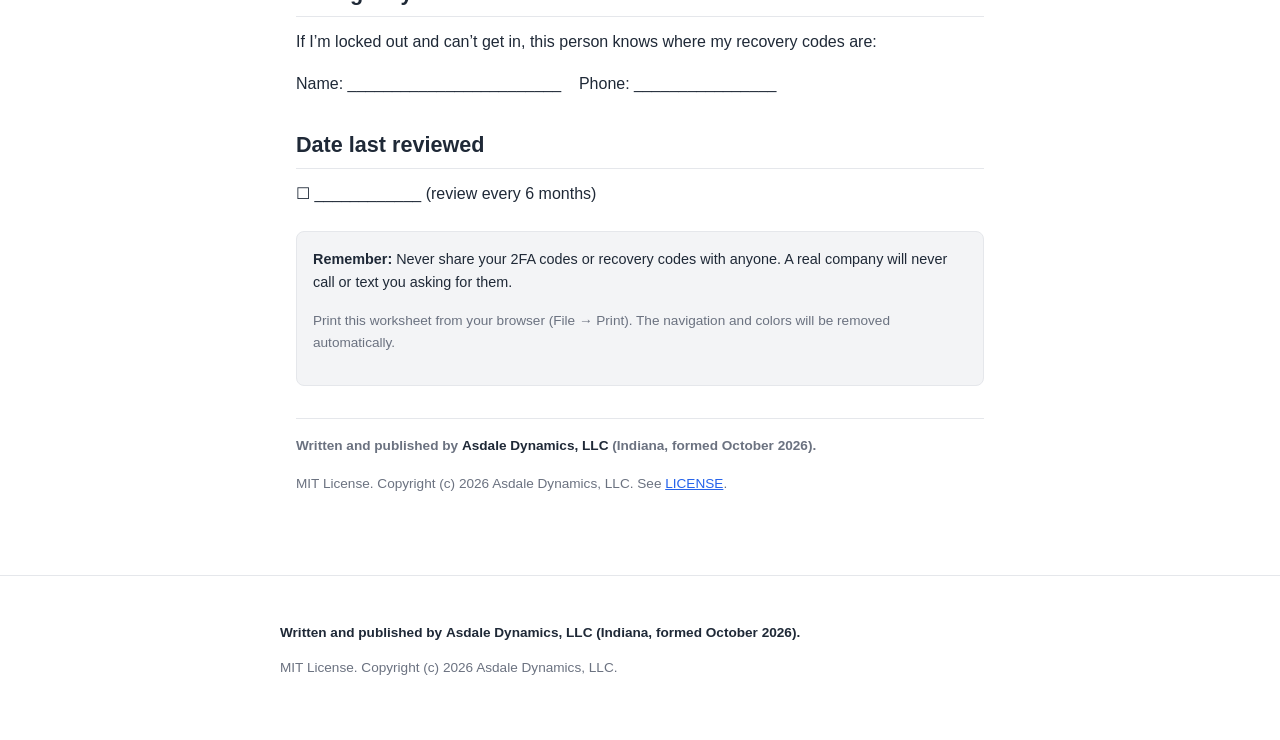
<file: site/worksheet.html>
<!DOCTYPE html>
<html lang="en">
<head>
<meta charset="utf-8">
<meta name="viewport" content="width=device-width, initial-scale=1">
<title>Printable Worksheet — Two-Factor Authentication Basics</title>
<link rel="stylesheet" href="style.css">
</head>
<body>

<header class="site-header">
  <div class="site-header-inner">
    <a href="index.html" class="brand">Asdale Dynamics, LLC <span class="mark">·</span> Two-Factor Authentication Basics</a>
    <p class="tagline">A beginner&rsquo;s guide to 2FA &mdash; plain English, step by step.</p>
    <nav class="main-nav">
      <a href="index.html">Start here</a>
      <a href="02-authenticator-apps.html">Authenticator apps</a>
      <a href="03-sms-risks.html">SMS risks</a>
      <a href="04-recovery-codes.html">Recovery codes</a>
      <a href="05-backing-up-accounts.html">Backing up accounts</a>
      <a href="06-setup-email.html">Set up: email</a>
      <a href="07-setup-banking.html">Set up: banking</a>
      <a href="08-setup-ai-tools.html">Set up: AI tools</a>
      <a href="worksheet.html" class="active">Printable worksheet</a>
    </nav>
  </div>
</header>

<div class="wrapper">
  <article>
    <header class="page-header no-print">
      <h1 class="page-title">Two-Factor Authentication Worksheet</h1>
      <p class="page-subtitle">Print this page and fill it in by hand. Keep it somewhere safe.</p>
      <p class="breadcrumbs"><a href="index.html">Start here</a> &rsaquo; Printable worksheet</p>
    </header>

    <main>
      <p>Print this page and fill it in by hand. Keep it somewhere safe &mdash; a locked drawer, a fireproof box, or with your other important papers. <strong>Don&rsquo;t store it only on your phone or computer.</strong></p>

      <table class="worksheet-table">
        <thead>
          <tr>
            <th style="width:16%">Account</th>
            <th style="width:14%">2FA turned on?</th>
            <th style="width:12%">Method</th>
            <th style="width:16%">Recovery codes saved?</th>
            <th style="width:22%">Backup location</th>
            <th style="width:20%">Date set up</th>
          </tr>
        </thead>
        <tbody>
          <tr><td>Primary email</td><td>&#9744; Yes &#9744; No</td><td></td><td>&#9744; Yes &#9744; No</td><td></td><td></td></tr>
          <tr><td>Backup email</td><td>&#9744; Yes &#9744; No</td><td></td><td>&#9744; Yes &#9744; No</td><td></td><td></td></tr>
          <tr><td>Bank 1</td><td>&#9744; Yes &#9744; No</td><td></td><td>&#9744; Yes &#9744; No</td><td></td><td></td></tr>
          <tr><td>Bank 2</td><td>&#9744; Yes &#9744; No</td><td></td><td>&#9744; Yes &#9744; No</td><td></td><td></td></tr>
          <tr><td>AI tool 1</td><td>&#9744; Yes &#9744; No</td><td></td><td>&#9744; Yes &#9744; No</td><td></td><td></td></tr>
          <tr><td>AI tool 2</td><td>&#9744; Yes &#9744; No</td><td></td><td>&#9744; Yes &#9744; No</td><td></td><td></td></tr>
          <tr><td></td><td>&#9744; Yes &#9744; No</td><td></td><td>&#9744; Yes &#9744; No</td><td></td><td></td></tr>
          <tr><td></td><td>&#9744; Yes &#9744; No</td><td></td><td>&#9744; Yes &#9744; No</td><td></td><td></td></tr>
        </tbody>
      </table>

      <h2>My authenticator app</h2>
      <p>App name: ________________________</p>
      <p>Installed on (phone): _____________</p>
      <p>Backup turned on in app? &#9744; Yes &#9744; No</p>

      <h2>My recovery codes</h2>
      <p>I have printed or written down recovery codes for:</p>
      <ul>
        <li>&#9744; Primary email (location: ________________)</li>
        <li>&#9744; Backup email (location: ________________)</li>
        <li>&#9744; Bank 1 (location: ________________)</li>
        <li>&#9744; Bank 2 (location: ________________)</li>
        <li>&#9744; AI tool 1 (location: ________________)</li>
        <li>&#9744; AI tool 2 (location: ________________)</li>
      </ul>

      <h2>Emergency contact</h2>
      <p>If I&rsquo;m locked out and can&rsquo;t get in, this person knows where my recovery codes are:</p>
      <p>Name: ________________________&nbsp;&nbsp;&nbsp;&nbsp;Phone: ________________</p>

      <h2>Date last reviewed</h2>
      <p>&#9744; ____________ (review every 6 months)</p>

      <div class="worksheet-note">
        <p><strong>Remember:</strong> Never share your 2FA codes or recovery codes with anyone. A real company will never call or text you asking for them.</p>
        <p style="font-size:0.85rem; color:var(--muted); margin-top:0.75rem;">Print this worksheet from your browser (File &rarr; Print). The navigation and colors will be removed automatically.</p>
      </div>

      <div class="credit-block no-print" style="margin-top:2rem; padding-top:1rem; border-top:1px solid var(--line); font-size:0.85rem; color:var(--muted);">
        <p><strong>Written and published by <span class="credit">Asdale Dynamics, LLC</span> (Indiana, formed October 2026).</strong></p>
        <p>MIT License. Copyright (c) 2026 Asdale Dynamics, LLC. See <a href="../LICENSE">LICENSE</a>.</p>
      </div>
    </main>
  </article>
</div>

<footer class="site-footer">
  <div class="site-footer-inner">
    <p class="credit">Written and published by <strong>Asdale Dynamics, LLC</strong> (Indiana, formed October 2026).</p>
    <p>MIT License. Copyright (c) 2026 Asdale Dynamics, LLC.</p>
  </div>
</footer>

</body>
</html>
</file>
<file: site/style.css>
/* Two-Factor Authentication Basics — site styles */
/* Asdale Dynamics, LLC — MIT License, Copyright (c) 2026 Asdale Dynamics, LLC */

:root {
  --bg: #ffffff;
  --text: #1f2937;
  --muted: #6b7280;
  --line: #e5e7eb;
  --accent: #2563eb;
  --accent-hover: #1d4ed8;
  --soft: #f3f4f6;
  --max-width: 720px;
}

* { box-sizing: border-box; }

html {
  line-height: 1.6;
  font-size: 16px;
  -webkit-font-smoothing: antialiased;
}

body {
  margin: 0;
  padding: 0;
  font-family: -apple-system, BlinkMacSystemFont, "Segoe UI", Roboto, Helvetica, Arial, sans-serif;
  color: var(--text);
  background: var(--bg);
}

a { color: var(--accent); text-decoration: underline; }
a:hover { color: var(--accent-hover); }

/* ---------- Header / Nav ---------- */

.site-header {
  background: var(--soft);
  border-bottom: 1px solid var(--line);
  padding: 1.25rem 1rem;
  position: sticky;
  top: 0;
}

.site-header-inner {
  max-width: var(--max-width);
  margin: 0 auto;
  display: flex;
  flex-direction: column;
  gap: 0.75rem;
}

.brand {
  font-weight: 700;
  font-size: 1.25rem;
  color: var(--text);
  text-decoration: none;
  display: flex;
  align-items: center;
  gap: 0.5rem;
}

.brand .mark {
  color: var(--accent);
}

.tagline {
  font-size: 0.9rem;
  color: var(--muted);
  margin: 0;
}

.main-nav {
  display: flex;
  flex-wrap: wrap;
  gap: 0.5rem 1rem;
  margin-top: 0.5rem;
}

.main-nav a {
  font-size: 0.9rem;
  color: var(--text);
  text-decoration: none;
  padding: 0.35rem 0.65rem;
  border: 1px solid var(--line);
  border-radius: 0.5rem;
}

.main-nav a:hover, .main-nav a.active {
  background: var(--accent);
  color: #fff;
  border-color: var(--accent);
}

/* ---------- Layout ---------- */

.wrapper {
  max-width: var(--max-width);
  margin: 0 auto;
  padding: 2rem 1rem 4rem;
}

chapter-page, article {
  display: block;
}

header.page-header {
  margin-bottom: 1.5rem;
}

.page-title {
  font-size: 1.75rem;
  font-weight: 700;
  margin: 0 0 0.5rem;
  line-height: 1.25;
}

.page-subtitle {
  font-size: 0.95rem;
  color: var(--muted);
  margin: 0;
}

.breadcrumbs {
  font-size: 0.85rem;
  color: var(--muted);
  margin: 0.75rem 0 1.25rem;
  padding-bottom: 0.75rem;
  border-bottom: 1px solid var(--line);
}

.breadcrumbs a { color: var(--muted); text-decoration: none; border-bottom: 1px dotted var(--muted); }
.breadcrumbs a:hover { border-color: var(--accent); color: var(--accent); }

/* ---------- Content ---------- */

main h2 {
  font-size: 1.35rem;
  font-weight: 700;
  margin: 2rem 0 0.75rem;
  border-bottom: 1px solid var(--line);
  padding-bottom: 0.35rem;
}

main h2:first-child { margin-top: 0; border: none; }

main h3 {
  font-size: 1.1rem;
  font-weight: 600;
  margin: 1.75rem 0 0.5rem;
}

main p { margin: 0 0 1rem; }

main ul, main ol { margin: 0 0 1rem 1.25rem; padding-left: 0; }
main li { margin: 0 0 0.4rem; }

main table {
  width: 100%;
  border-collapse: collapse;
  margin: 1rem 0;
  font-size: 0.9rem;
}

main th, main td {
  border: 1px solid var(--line);
  padding: 0.5rem 0.75rem;
  text-align: left;
}

main th { background: var(--soft); font-weight: 600; }

main code {
  font-family: ui-monospace, SFMono-Regular, Menlo, Monaco, Consolas, monospace;
  font-size: 0.875rem;
  background: var(--soft);
  padding: 0.15rem 0.35rem;
  border-radius: 0.25rem;
  color: var(--text);
}

main blockquote {
  margin: 1rem 0;
  padding-left: 1rem;
  border-left: 3px solid var(--accent);
  color: var(--muted);
  font-style: italic;
}

/* ---------- Worksheet ---------- */

.worksheet-table td {
  height: 2.6rem;
  vertical-align: top;
}

.worksheet-note {
  background: var(--soft);
  border: 1px solid var(--line);
  border-radius: 0.5rem;
  padding: 1rem;
  margin-top: 1.5rem;
  font-size: 0.9rem;
}

/* ---------- Footer ---------- */

.site-footer {
  border-top: 1px solid var(--line);
  padding: 2rem 1rem 3rem;
  font-size: 0.85rem;
  color: var(--muted);
}

.site-footer-inner {
  max-width: var(--max-width);
  margin: 0 auto;
}

.credit {
  font-weight: 600;
  color: var(--text);
}

/* ---------- Print ---------- */

@media print {
  body { background: #fff; color: #000; font-size: 11pt; }
  .site-header, .site-footer, .main-nav, .breadcrumbs, .no-print {
    display: none !important;
  }
  .wrapper { padding: 0; }
  main h2 { page-break-after: avoid; }
  main blockquote, main table { page-break-inside: avoid; }
  a { color: #000; text-decoration: none; }
  .worksheet-table td { height: auto; min-height: 2.2rem; }
  .credit { display: block; text-align: center; margin-top: 1.5rem; font-size: 0.8rem; }
}
</file>
